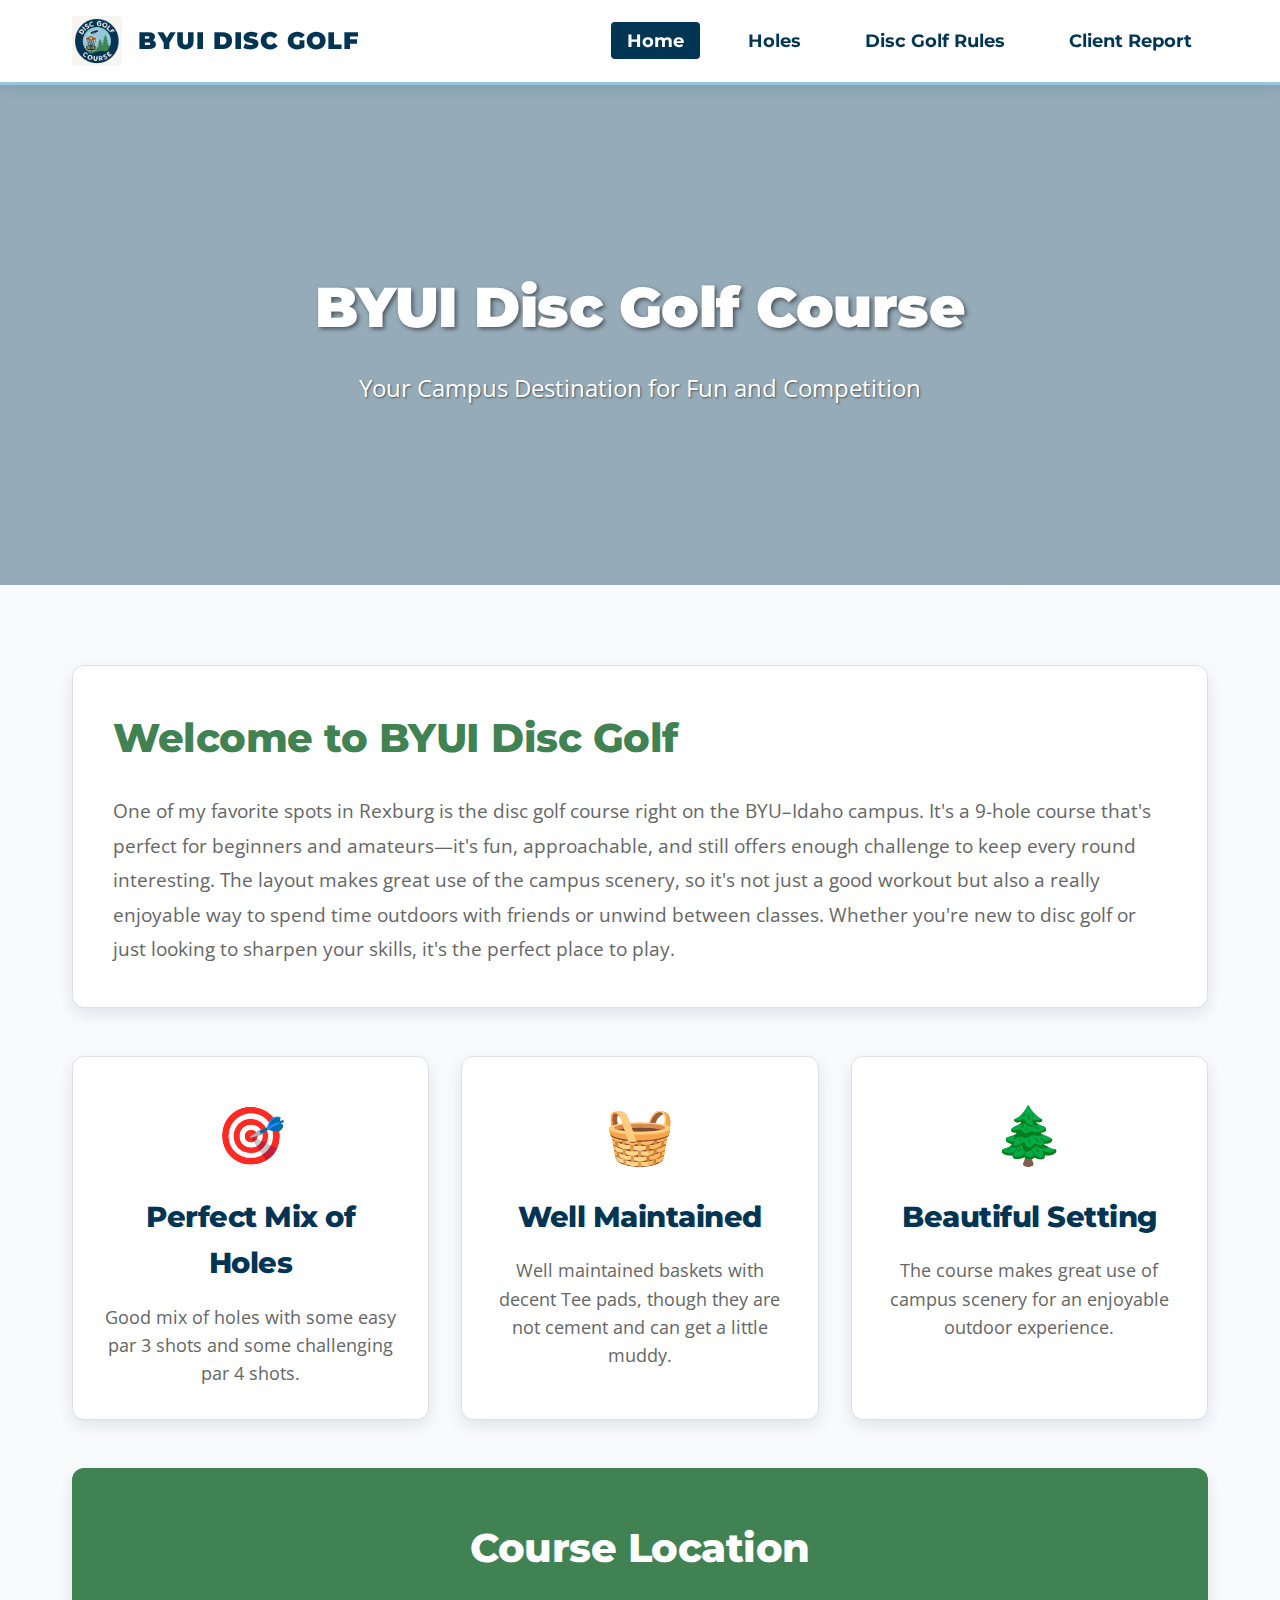
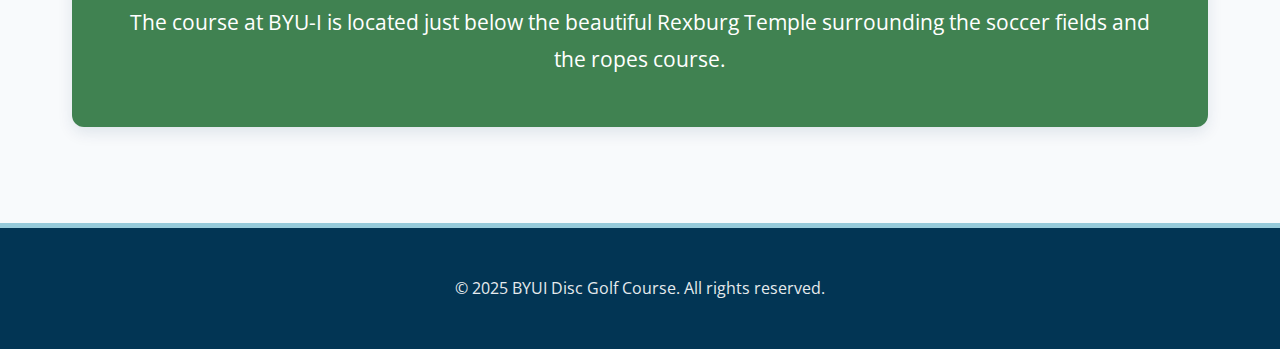
<file: index.html>
<!DOCTYPE html>
<html lang="en">
<head>
    <meta charset="UTF-8">
    <meta name="viewport" content="width=device-width, initial-scale=1.0">
    <title>BYUI Disc Golf Course - Home</title>
    <link rel="stylesheet" href="styles/styles.css">
</head>
<body>
    <header>
        <nav>
            <div class="logo-container">
                <img src="images/logo.png" alt="Disc Golf Course Logo" class="logo">
                <div class="logo-text">BYUI DISC GOLF</div>
            </div>
            <ul class="nav-links">
                <li><a href="index.html" class="active">Home</a></li>
                <li><a href="holes_page.html">Holes</a></li>
                <li><a href="disc_golf_rules.html">Disc Golf Rules</a></li>
                <li><a href="client_report.html">Client Report</a></li>
            </ul>
        </nav>
    </header>

    <section class="hero">
        <div class="hero-content">
            <h1>BYUI Disc Golf Course</h1>
            <p>Your Campus Destination for Fun and Competition</p>
        </div>
    </section>

    <main class="container">
        <section class="intro-section">
            <h2>Welcome to BYUI Disc Golf</h2>
            <p>One of my favorite spots in Rexburg is the disc golf course right on the BYU–Idaho campus. It's a 9-hole course that's perfect for beginners and amateurs—it's fun, approachable, and still offers enough challenge to keep every round interesting. The layout makes great use of the campus scenery, so it's not just a good workout but also a really enjoyable way to spend time outdoors with friends or unwind between classes. Whether you're new to disc golf or just looking to sharpen your skills, it's the perfect place to play.</p>
        </section>

        <div class="features">
            <div class="feature-card">
                <div class="feature-icon">🎯</div>
                <h3>Perfect Mix of Holes</h3>
                <p>Good mix of holes with some easy par 3 shots and some challenging par 4 shots.</p>
            </div>
            <div class="feature-card">
                <div class="feature-icon">🧺</div>
                <h3>Well Maintained</h3>
                <p>Well maintained baskets with decent Tee pads, though they are not cement and can get a little muddy.</p>
            </div>
            <div class="feature-card">
                <div class="feature-icon">🌲</div>
                <h3>Beautiful Setting</h3>
                <p>The course makes great use of campus scenery for an enjoyable outdoor experience.</p>
            </div>
        </div>

        <section class="location-section">
            <h2>Course Location</h2>
            <p>The course at BYU-I is located just below the beautiful Rexburg Temple surrounding the soccer fields and the ropes course.</p>
        </section>
    </main>

    <footer>
        <div class="footer-content">
            <p>&copy; 2025 BYUI Disc Golf Course. All rights reserved.</p>
        </div>
    </footer>
</body>
</html>
</file>
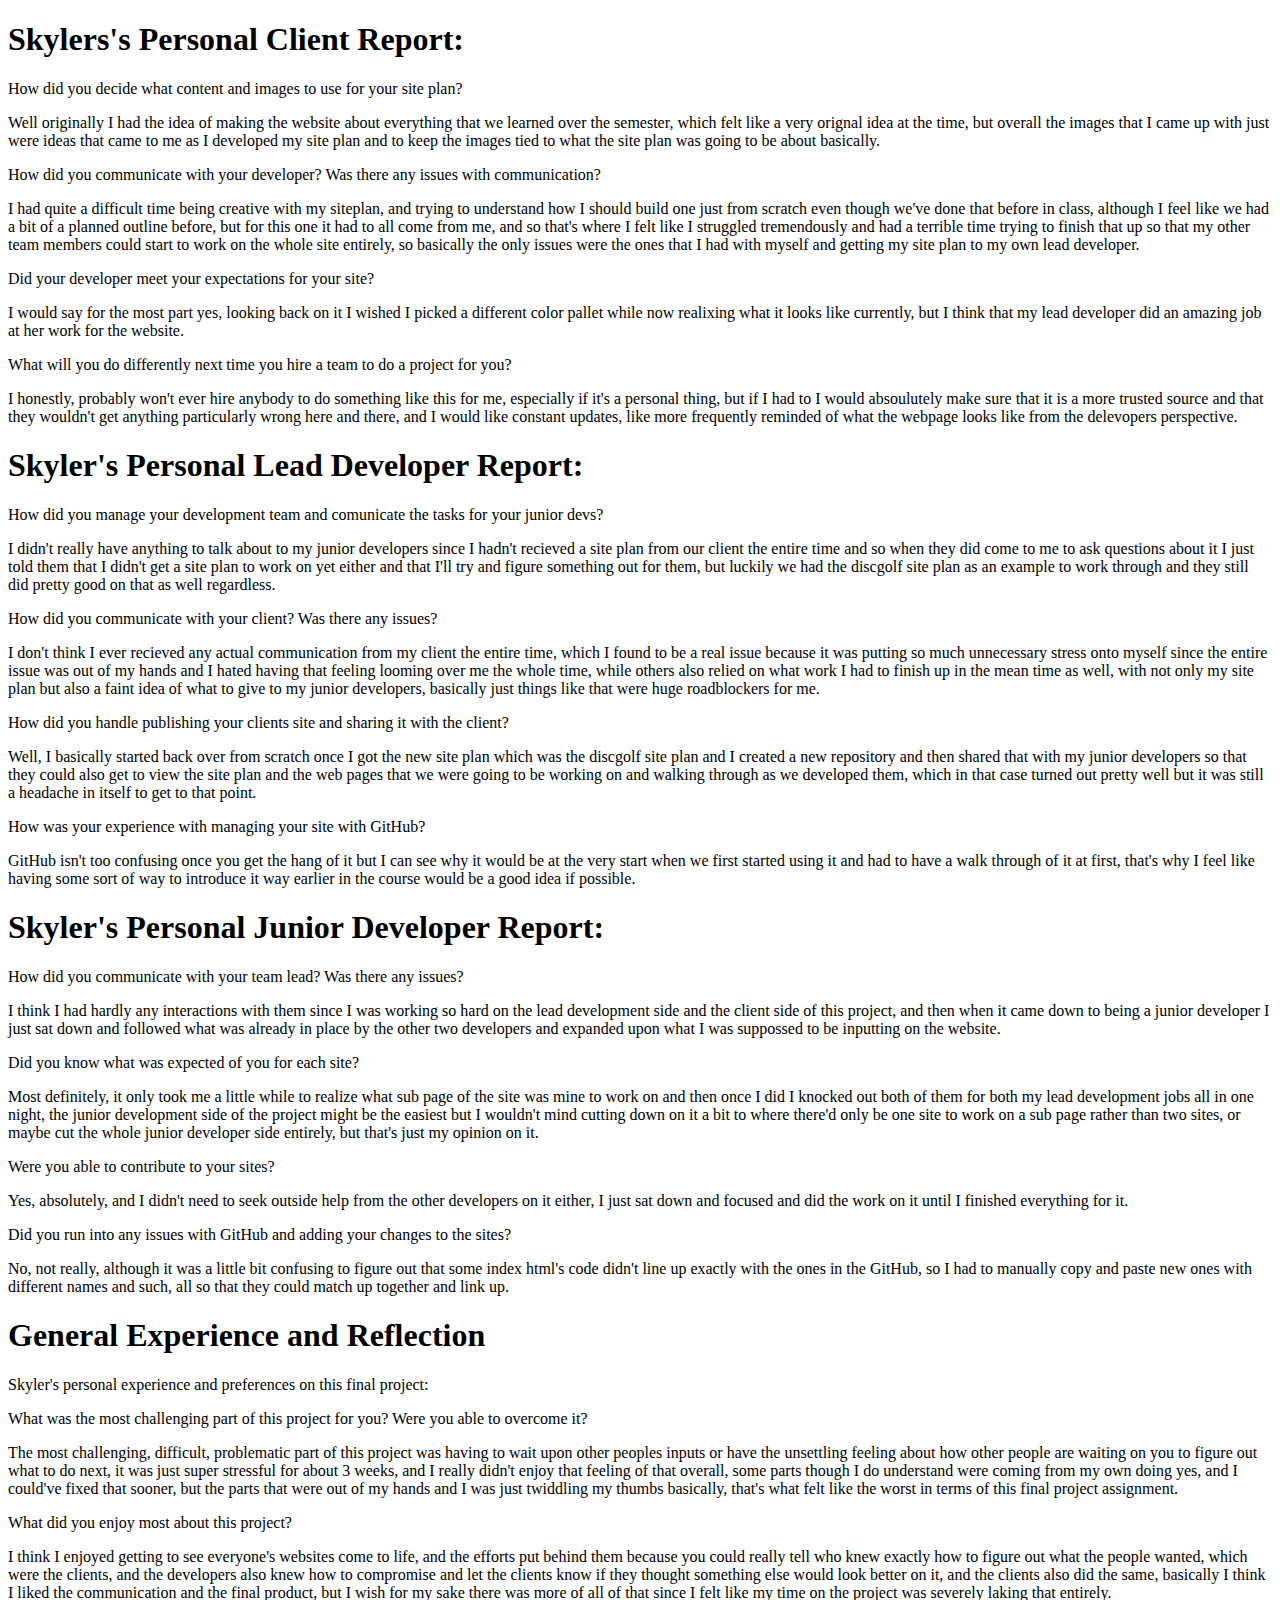
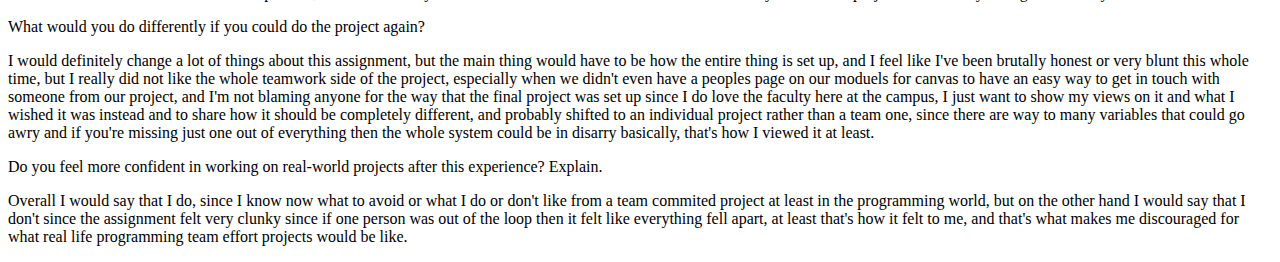
<file: client_report.html>
<!DOCTYPE html>
<html lang="en">
<head>
    <meta charset="UTF-8">
    <meta name="viewport" content="width=device-width, initial-scale=1.0">
    <title>Client Report:</title>
</head>

<body>
    <h1>Skylers's Personal Client Report:</h1>

    <p>How did you decide what content and images to use for your site plan?</p>
    <p>Well originally I had the idea of making the website about everything that we learned over the semester, which felt like a very orignal idea at the time, but overall the images that I came up with just were ideas that came to me as I developed my site plan and to keep the images tied to what the site plan was going to be about basically.</p>

    <p>How did you communicate with your developer? Was there any issues with communication?</p>
    <p>I had quite a difficult time being creative with my siteplan, and trying to understand how I should build one just from scratch even though we've done that before in class, although I feel like we had a bit of a planned outline before, but for this one it had to all come from me, and so that's where I felt like I struggled tremendously and had a terrible time trying to finish that up so that my other team members could start to work on the whole site entirely, so basically the only issues were the ones that I had with myself and getting my site plan to my own lead developer.</p>

    <p>Did your developer meet your expectations for your site?</p>
    <p>I would say for the most part yes, looking back on it I wished I picked a different color pallet while now realixing what it looks like currently, but I think that my lead developer did an amazing job at her work for the website.</p>

    <p>What will you do differently next time you hire a team to do a project for you?</p>
    <p>I honestly, probably won't ever hire anybody to do something like this for me, especially if it's a personal thing, but if I had to I would absoulutely make sure that it is a more trusted source and that they wouldn't get anything particularly wrong here and there, and I would like constant updates, like more frequently reminded of what the webpage looks like from the delevopers perspective.</p>


    <h1>Skyler's Personal Lead Developer Report:</h1>

    <p>How did you manage your development team and comunicate the tasks for your junior devs?</p>
    <p>I didn't really have anything to talk about to my junior developers since I hadn't recieved a site plan from our client the entire time and so when they did come to me to ask questions about it I just told them that I didn't get a site plan to work on yet either and that I'll try and figure something out for them, but luckily we had the discgolf site plan as an example to work through and they still did pretty good on that as well regardless.</p>

    <p>How did you communicate with your client? Was there any issues?</p>
    <p>I don't think I ever recieved any actual communication from my client the entire time, which I found to be a real issue because it was putting so much unnecessary stress onto myself since the entire issue was out of my hands and I hated having that feeling looming over me the whole time, while others also relied on what work I had to finish up in the mean time as well, with not only my site plan but also a faint idea of what to give to my junior developers, basically just things like that were huge roadblockers for me.</p>

    <p>How did you handle publishing your clients site and sharing it with the client?</p>
    <p>Well, I basically started back over from scratch once I got the new site plan which was the discgolf site plan and I created a new repository and then shared that with my junior developers so that they could also get to view the site plan and the web pages that we were going to be working on and walking through as we developed them, which in that case turned out pretty well but it was still a headache in itself to get to that point.</p>

    <p>How was your experience with managing your site with GitHub?</p>
    <p>GitHub isn't too confusing once you get the hang of it but I can see why it would be at the very start when we first started using it and had to have a walk through of it at first, that's why I feel like having some sort of way to introduce it way earlier in the course would be a good idea if possible.</p>


    <h1>Skyler's Personal Junior Developer Report:</h1>

    <p>How did you communicate with your team lead? Was there any issues?</p>
    <p>I think I had hardly any interactions with them since I was working so hard on the lead development side and the client side of this project, and then when it came down to being a junior developer I just sat down and followed what was already in place by the other two developers and expanded upon what I was suppossed to be inputting on the website.</p>

    <p>Did you know what was expected of you for each site?</p>
    <p>Most definitely, it only took me a little while to realize what sub page of the site was mine to work on and then once I did I knocked out both of them for both my lead development jobs all in one night, the junior development side of the project might be the easiest but I wouldn't mind cutting down on it a bit to where there'd only be one site to work on a sub page rather than two sites, or maybe cut the whole junior developer side entirely, but that's just my opinion on it.</p>

    <p>Were you able to contribute to your sites?</p>
    <p>Yes, absolutely, and I didn't need to seek outside help from the other developers on it either, I just sat down and focused and did the work on it until I finished everything for it.</p>

    <p>Did you run into any issues with GitHub and adding your changes to the sites?</p>
    <p>No, not really, although it was a little bit confusing to figure out that some index html's code didn't line up exactly with the ones in the GitHub, so I had to manually copy and paste new ones with different names and such, all so that they could match up together and link up.</p>


    <h1>General Experience and Reflection</h1>
    <p>Skyler's personal experience and preferences on this final project:</p>

    <p>What was the most challenging part of this project for you? Were you able to overcome it?</p>
    <p>The most challenging, difficult, problematic part of this project was having to wait upon other peoples inputs or have the unsettling feeling about how other people are waiting on you to figure out what to do next, it was just super stressful for about 3 weeks, and I really didn't enjoy that feeling of that overall, some parts though I do understand were coming from my own doing yes, and I could've fixed that sooner, but the parts that were out of my hands and I was just twiddling my thumbs basically, that's what felt like the worst in terms of this final project assignment.</p>

    <p>What did you enjoy most about this project?</p>
    <p>I think I enjoyed getting to see everyone's websites come to life, and the efforts put behind them because you could really tell who knew exactly how to figure out what the people wanted, which were the clients, and the developers also knew how to compromise and let the clients know if they thought something else would look better on it, and the clients also did the same, basically I think I liked the communication and the final product, but I wish for my sake there was more of all of that since I felt like my time on the project was severely laking that entirely.</p>

    <p>What would you do differently if you could do the project again?</p>
    <p>I would definitely change a lot of things about this assignment, but the main thing would have to be how the entire thing is set up, and I feel like I've been brutally honest or very blunt this whole time, but I really did not like the whole teamwork side of the project, especially when we didn't even have a peoples page on our moduels for canvas to have an easy way to get in touch with someone from our project, and I'm not blaming anyone for the way that the final project was set up since I do love the faculty here at the campus, I just want to show my views on it and what I wished it was instead and to share how it should be completely different, and probably shifted to an individual project rather than a team one, since there are way to many variables that could go awry and if you're missing just one out of everything then the whole system could be in disarry basically, that's how I viewed it at least.</p>

    <p>Do you feel more confident in working on real-world projects after this experience? Explain.</p>
    <p>Overall I would say that I do, since I know now what to avoid or what I do or don't like from a team commited project at least in the programming world, but on the other hand I would say that I don't since the assignment felt very clunky since if one person was out of the loop then it felt like everything fell apart, at least that's how it felt to me, and that's what makes me discouraged for what real life programming team effort projects would be like.</p>



</body>


</html>
</file>
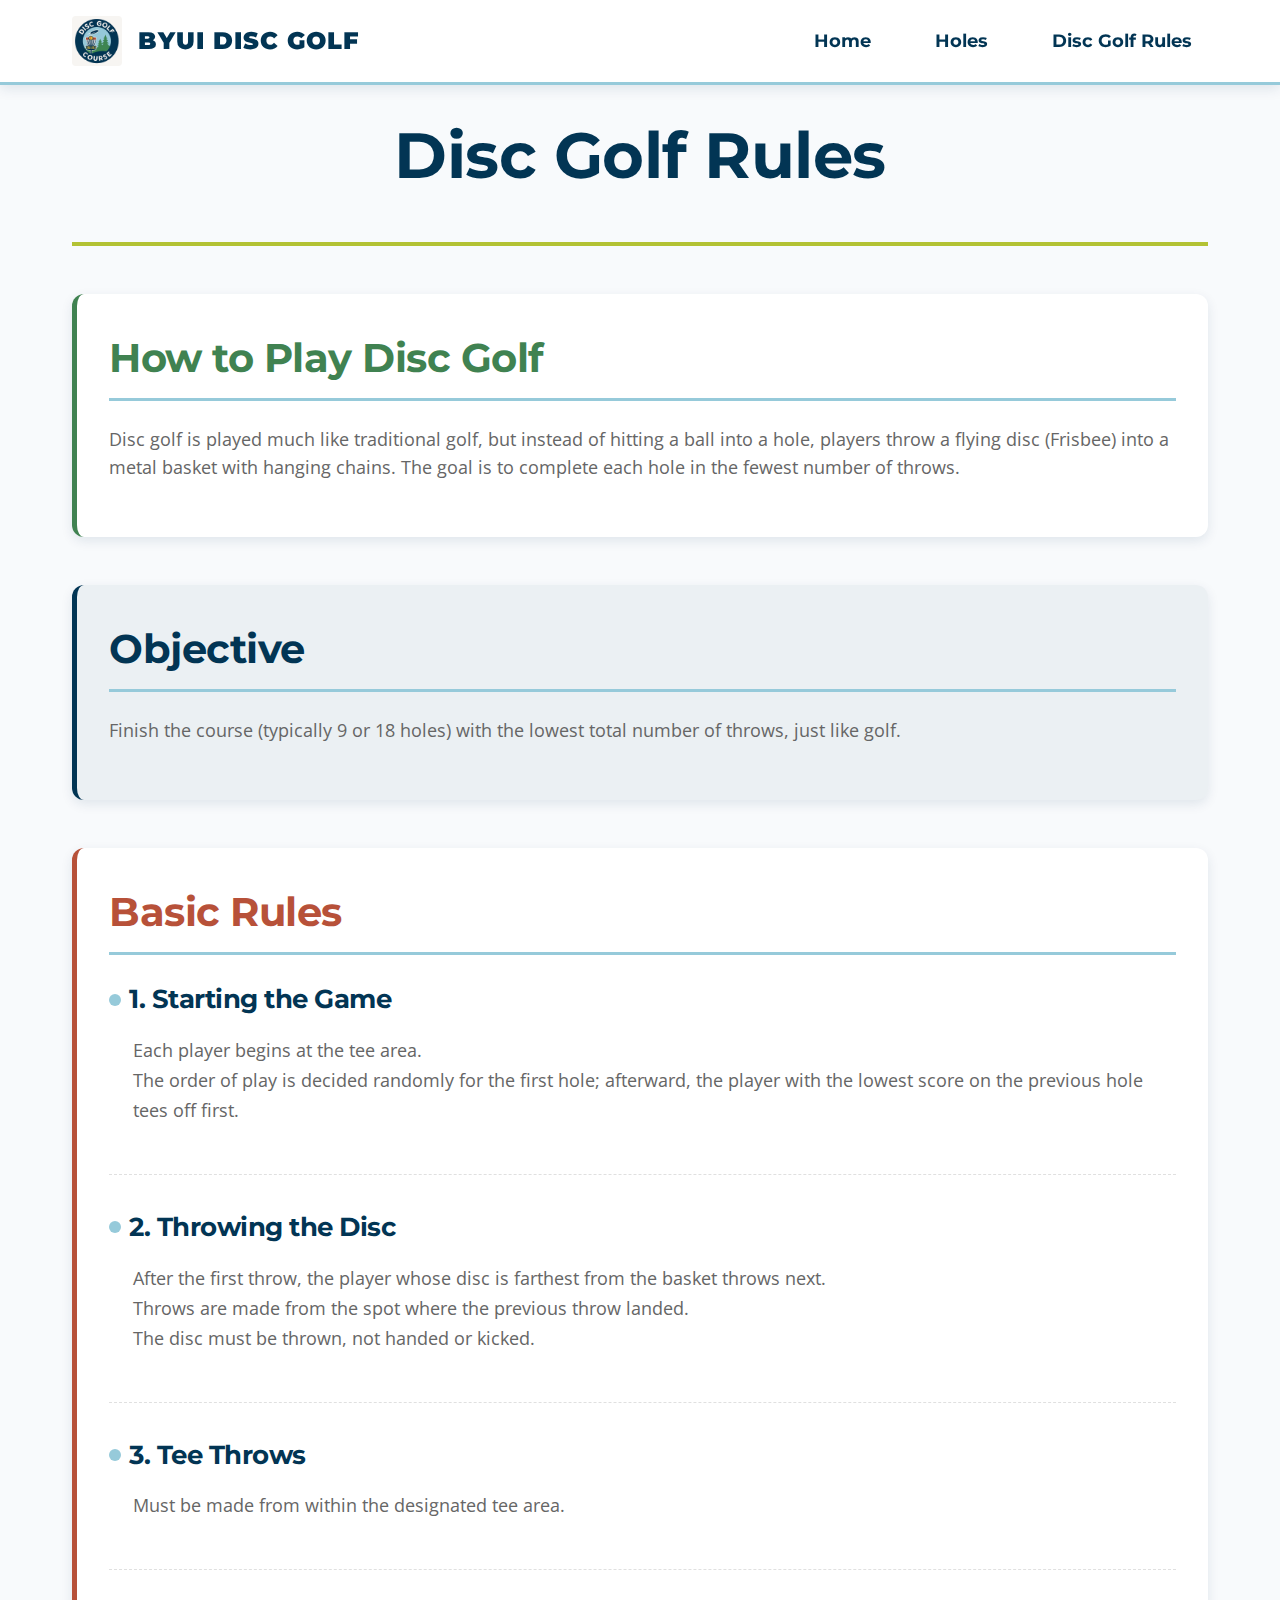
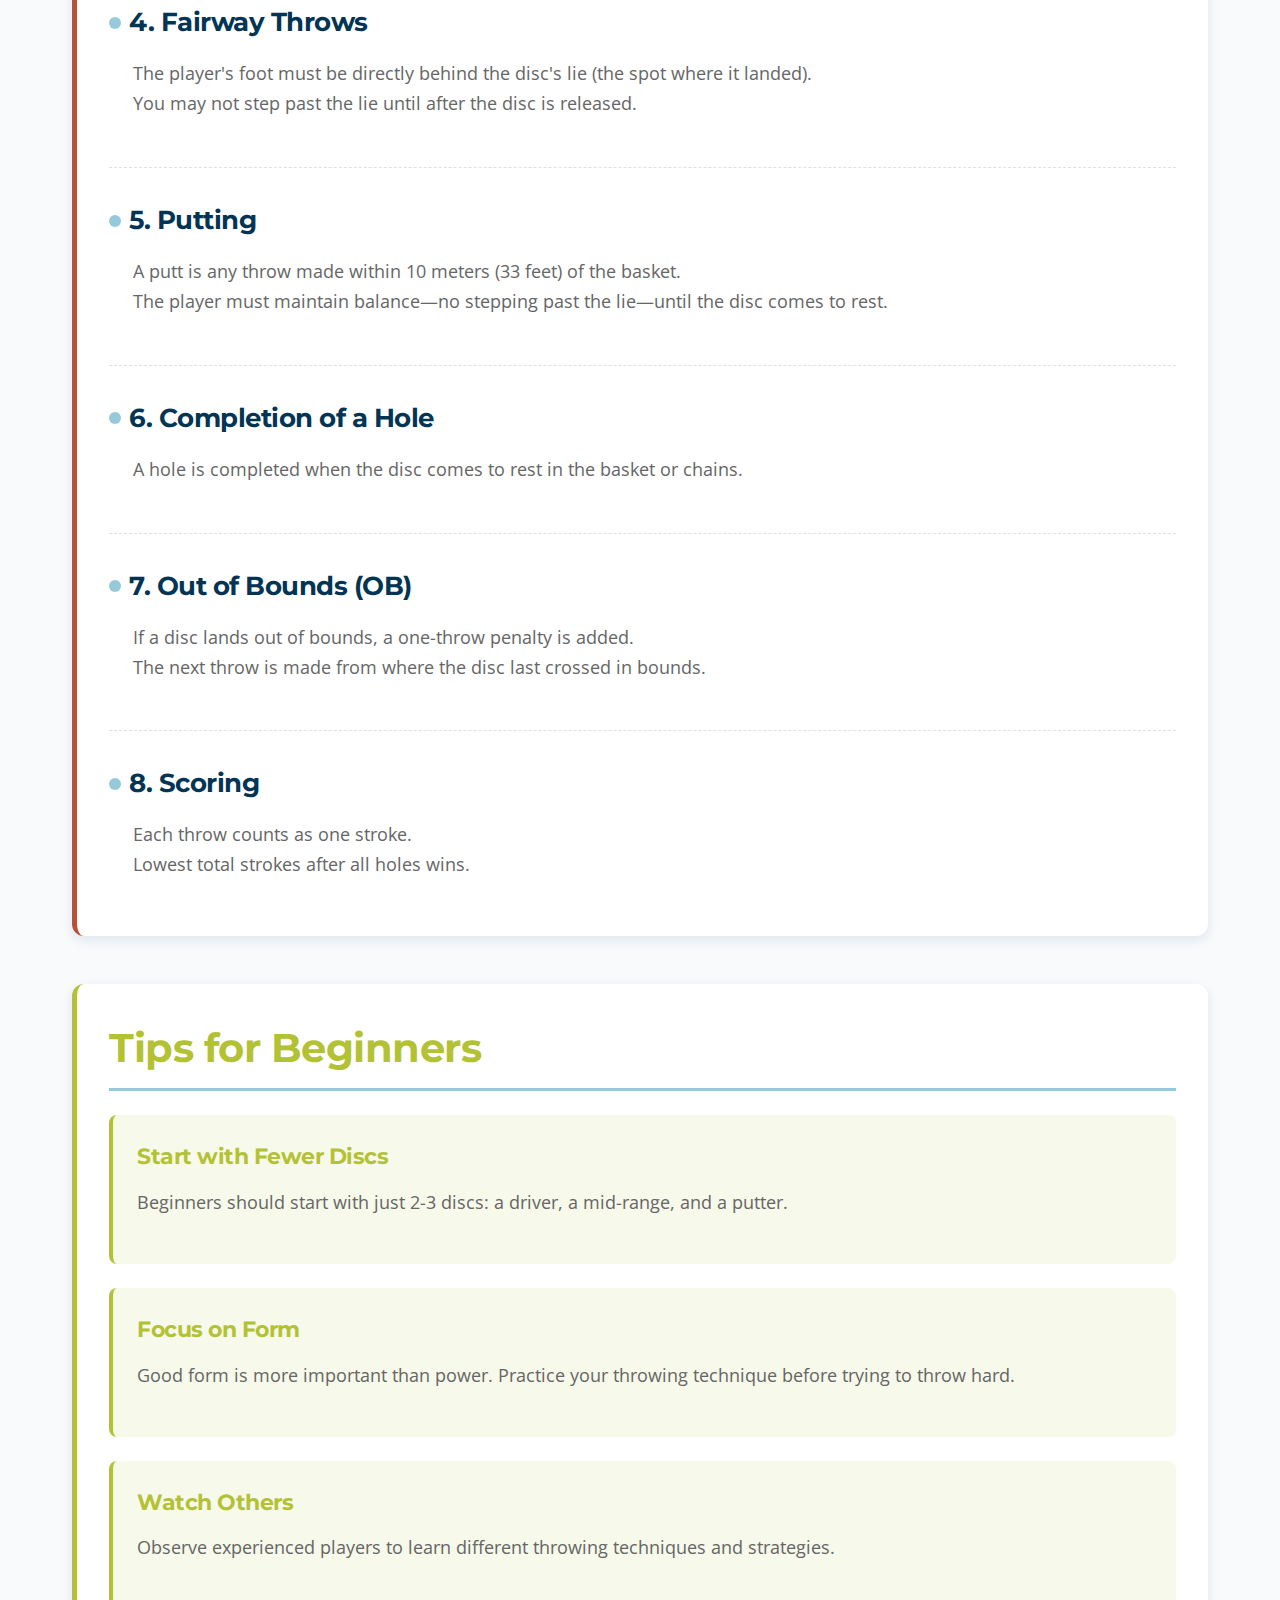
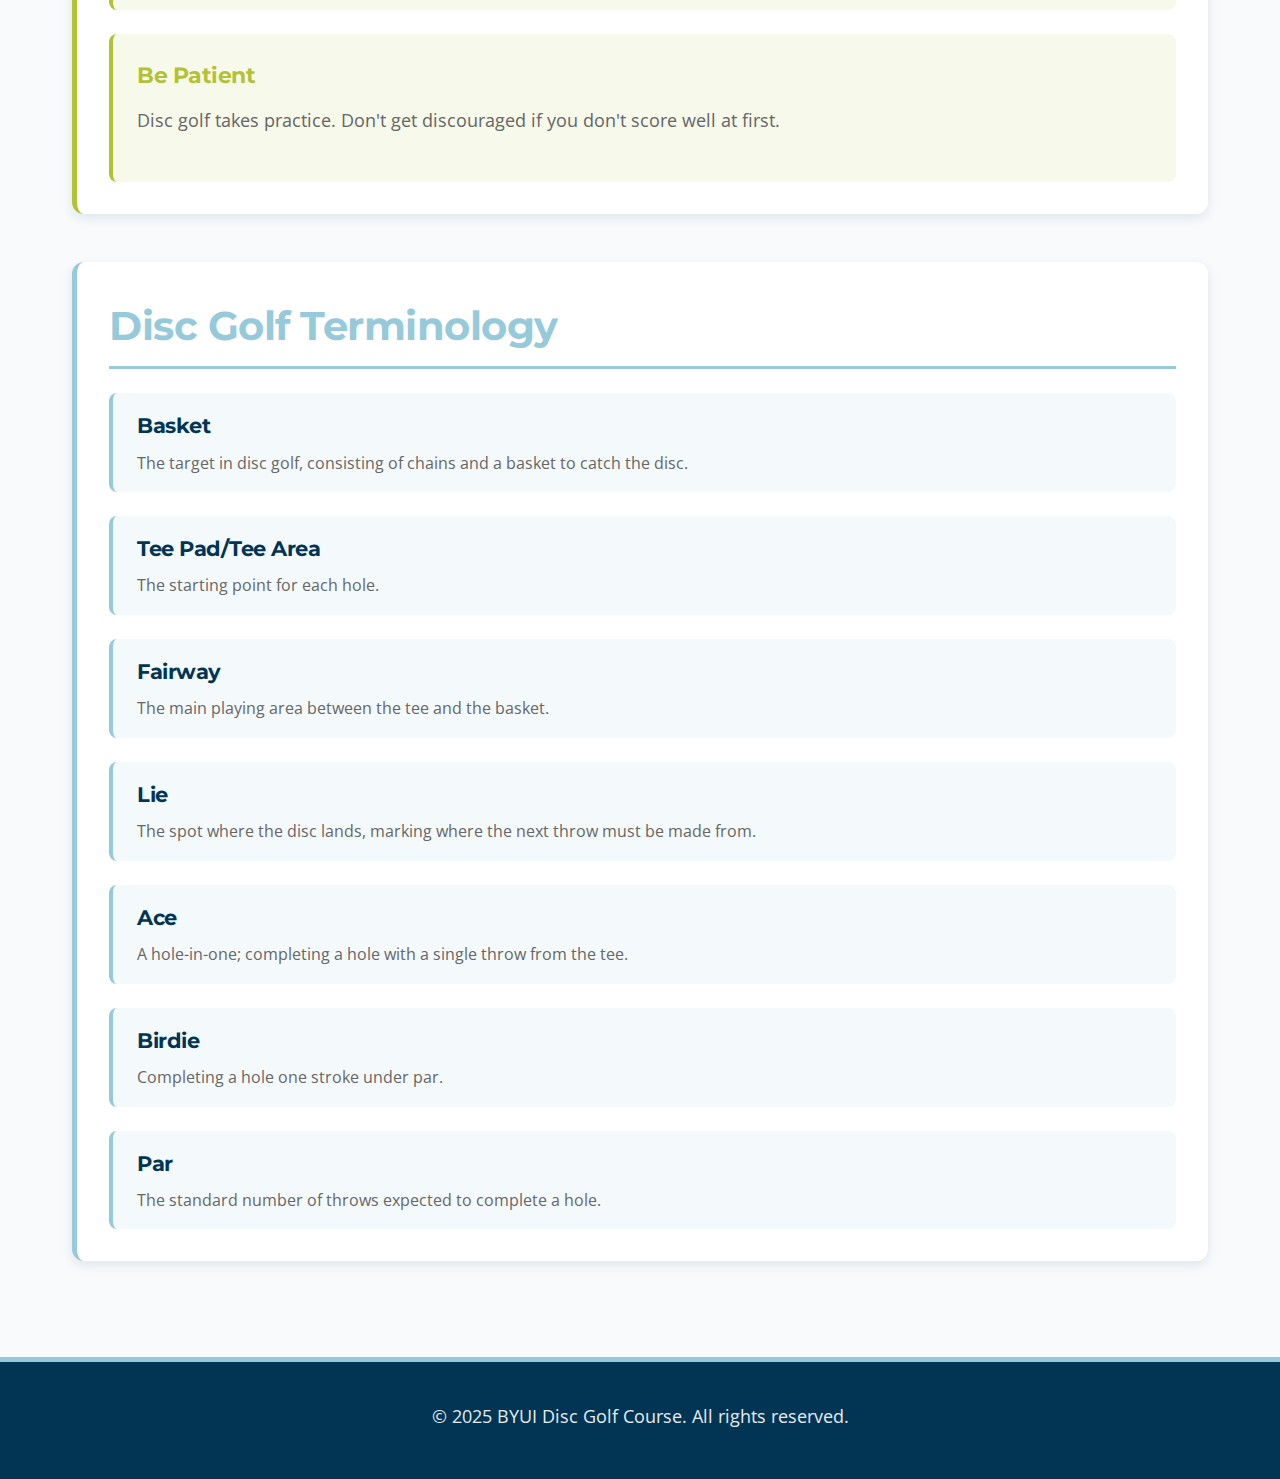
<file: disc_golf_rules copy.html>
<!DOCTYPE html>
<html lang="en">
<head>
    <meta charset="UTF-8">
    <meta name="viewport" content="width=device-width, initial-scale=1.0">
    <title>Disc Golf Course - Rules</title>
    <link rel="stylesheet" href="styles/rules.css">
</head>
<body>

    <header>
        <nav>
            <div class="logo-container">
                <img src="images/logo.png" alt="Disc Golf Course Logo" class="logo">
                <div class="logo-text">BYUI DISC GOLF</div>
            </div>
            <ul class="nav-links">
                <li><a href="index.html">Home</a></li>
                <li><a href="holes_page.html">Holes</a></li>
                <li><a href="disc_golf_rules.html">Disc Golf Rules</a></li>
                
            </ul>
        </nav>
    </header>

    <main class="container">
        <div class="page-header">
            <h1>Disc Golf Rules</h1>
        </div>
        
        <div class="rules-content">
            <section class="rules-intro">
                <h2>How to Play Disc Golf</h2>
                <p>
                    Disc golf is played much like traditional golf, but instead of hitting a ball into a hole, 
                    players throw a flying disc (Frisbee) into a metal basket with hanging chains. The goal is 
                    to complete each hole in the fewest number of throws.
                </p>
            </section>
            
            <section class="rules-objective">
                <h2>Objective</h2>
                <p>
                    Finish the course (typically 9 or 18 holes) with the lowest total number of throws, just like golf.
                </p>
            </section>
            
            <section class="rules-basic">
                <h2>Basic Rules</h2>
                
                <div class="rule-item">
                    <h3>1. Starting the Game</h3>
                    <p>
                        Each player begins at the tee area.<br>
                        The order of play is decided randomly for the first hole; afterward, the player with 
                        the lowest score on the previous hole tees off first.
                    </p>
                </div>
                
                <div class="rule-item">
                    <h3>2. Throwing the Disc</h3>
                    <p>
                        After the first throw, the player whose disc is farthest from the basket throws next.<br>
                        Throws are made from the spot where the previous throw landed.<br>
                        The disc must be thrown, not handed or kicked.
                    </p>
                </div>
                
                <div class="rule-item">
                    <h3>3. Tee Throws</h3>
                    <p>
                        Must be made from within the designated tee area.
                    </p>
                </div>
                
                <div class="rule-item">
                    <h3>4. Fairway Throws</h3>
                    <p>
                        The player's foot must be directly behind the disc's lie (the spot where it landed).<br>
                        You may not step past the lie until after the disc is released.
                    </p>
                </div>
                
                <div class="rule-item">
                    <h3>5. Putting</h3>
                    <p>
                        A putt is any throw made within 10 meters (33 feet) of the basket.<br>
                        The player must maintain balance—no stepping past the lie—until the disc comes to rest.
                    </p>
                </div>
                
                <div class="rule-item">
                    <h3>6. Completion of a Hole</h3>
                    <p>
                        A hole is completed when the disc comes to rest in the basket or chains.
                    </p>
                </div>
                
                <div class="rule-item">
                    <h3>7. Out of Bounds (OB)</h3>
                    <p>
                        If a disc lands out of bounds, a one-throw penalty is added.<br>
                        The next throw is made from where the disc last crossed in bounds.
                    </p>
                </div>
                
                <div class="rule-item">
                    <h3>8. Scoring</h3>
                    <p>
                        Each throw counts as one stroke.<br>
                        Lowest total strokes after all holes wins.
                    </p>
                </div>
            </section>
            
            <section class="rules-tips">
                <h2>Tips for Beginners</h2>
                <div class="tip-item">
                    <h3>Start with Fewer Discs</h3>
                    <p>
                        Beginners should start with just 2-3 discs: a driver, a mid-range, and a putter.
                    </p>
                </div>
                
                <div class="tip-item">
                    <h3>Focus on Form</h3>
                    <p>
                        Good form is more important than power. Practice your throwing technique before trying to throw hard.
                    </p>
                </div>
                
                <div class="tip-item">
                    <h3>Watch Others</h3>
                    <p>
                        Observe experienced players to learn different throwing techniques and strategies.
                    </p>
                </div>
                
                <div class="tip-item">
                    <h3>Be Patient</h3>
                    <p>
                        Disc golf takes practice. Don't get discouraged if you don't score well at first.
                    </p>
                </div>
            </section>
            

            <section class="rules-glossary">
                <h2>Disc Golf Terminology</h2>
                <div class="glossary-item">
                    <h3>Basket</h3>
                    <p>The target in disc golf, consisting of chains and a basket to catch the disc.</p>
                </div>
                
                <div class="glossary-item">
                    <h3>Tee Pad/Tee Area</h3>
                    <p>The starting point for each hole.</p>
                </div>
                
                <div class="glossary-item">
                    <h3>Fairway</h3>
                    <p>The main playing area between the tee and the basket.</p>
                </div>
                
                <div class="glossary-item">
                    <h3>Lie</h3>
                    <p>The spot where the disc lands, marking where the next throw must be made from.</p>
                </div>
                
                <div class="glossary-item">
                    <h3>Ace</h3>
                    <p>A hole-in-one; completing a hole with a single throw from the tee.</p>
                </div>
                
                <div class="glossary-item">
                    <h3>Birdie</h3>
                    <p>Completing a hole one stroke under par.</p>
                </div>
                
                <div class="glossary-item">
                    <h3>Par</h3>
                    <p>The standard number of throws expected to complete a hole.</p>
                </div>
            </section>
        </div>
    </main>

    <footer>
        <div class="footer-content">
            <p>&copy; 2025 BYUI Disc Golf Course. All rights reserved.</p>
        </div>
    </footer>
</body>
</html>
</file>
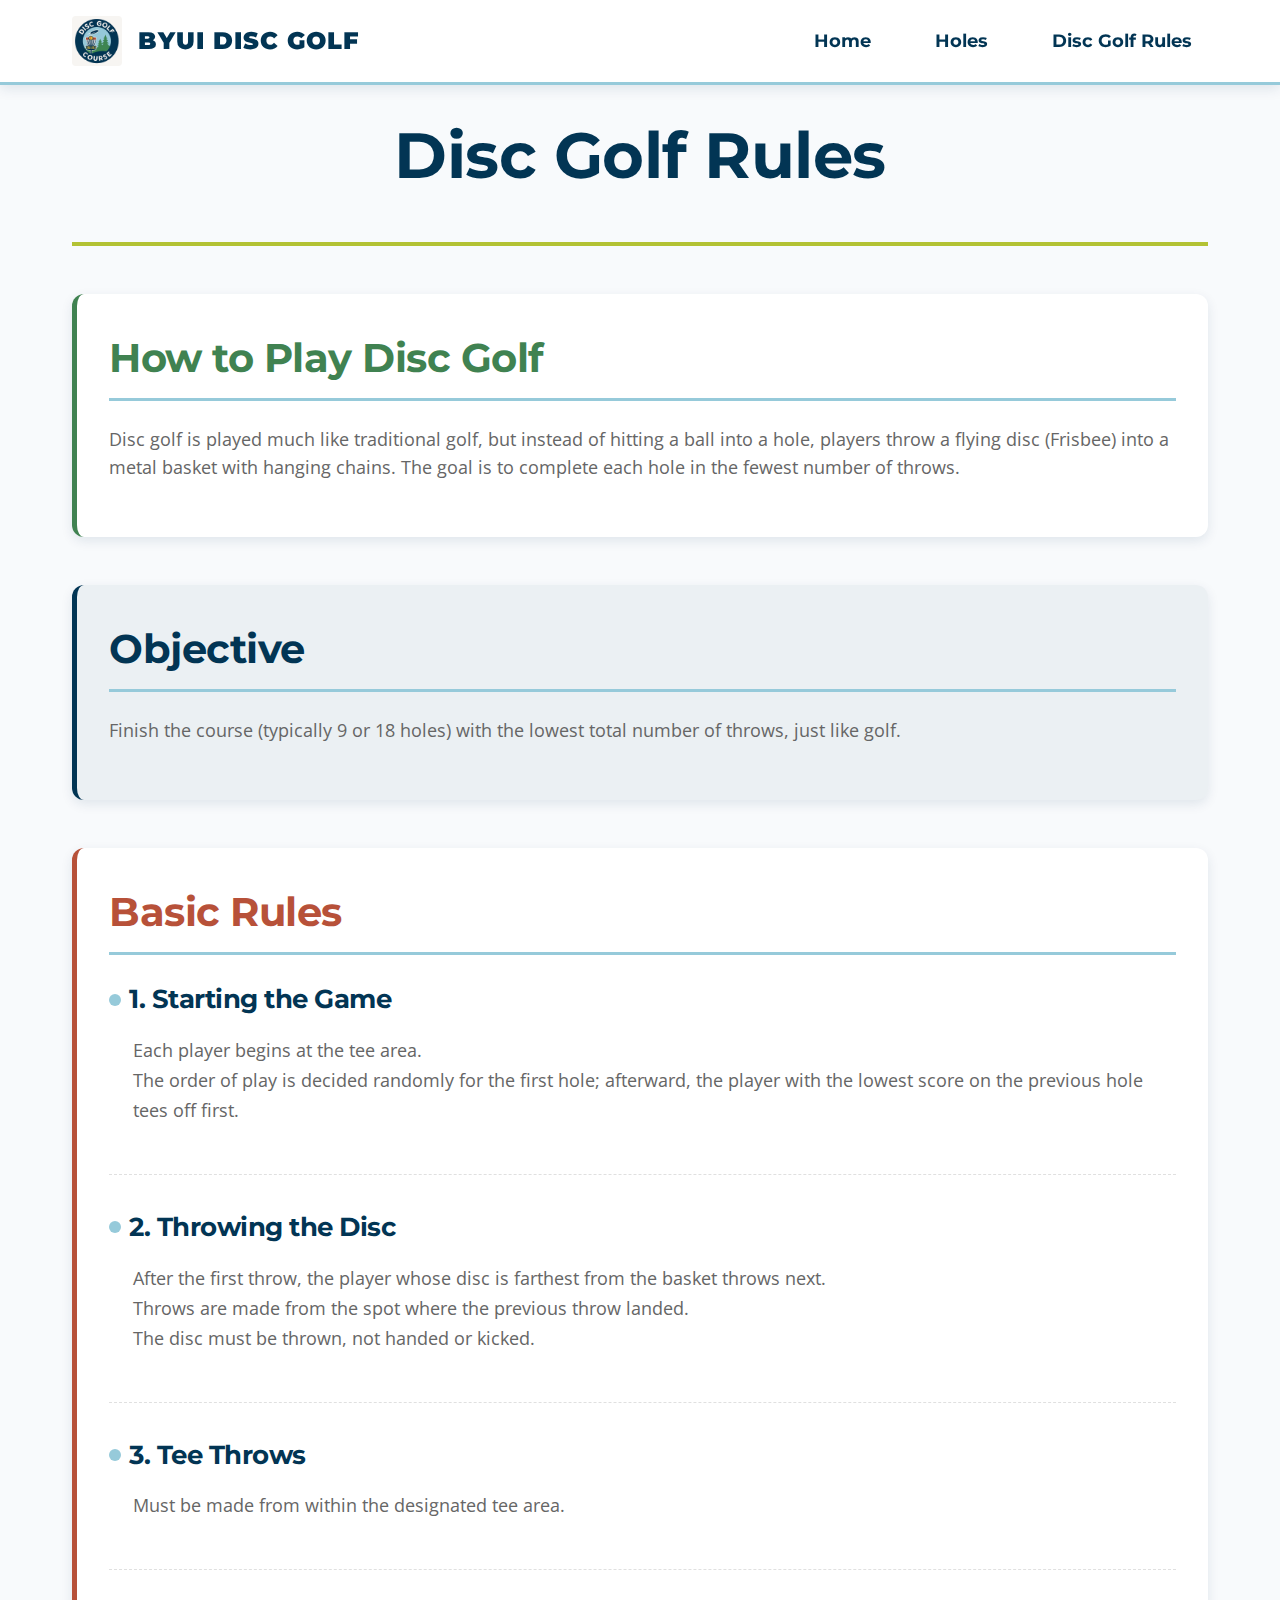
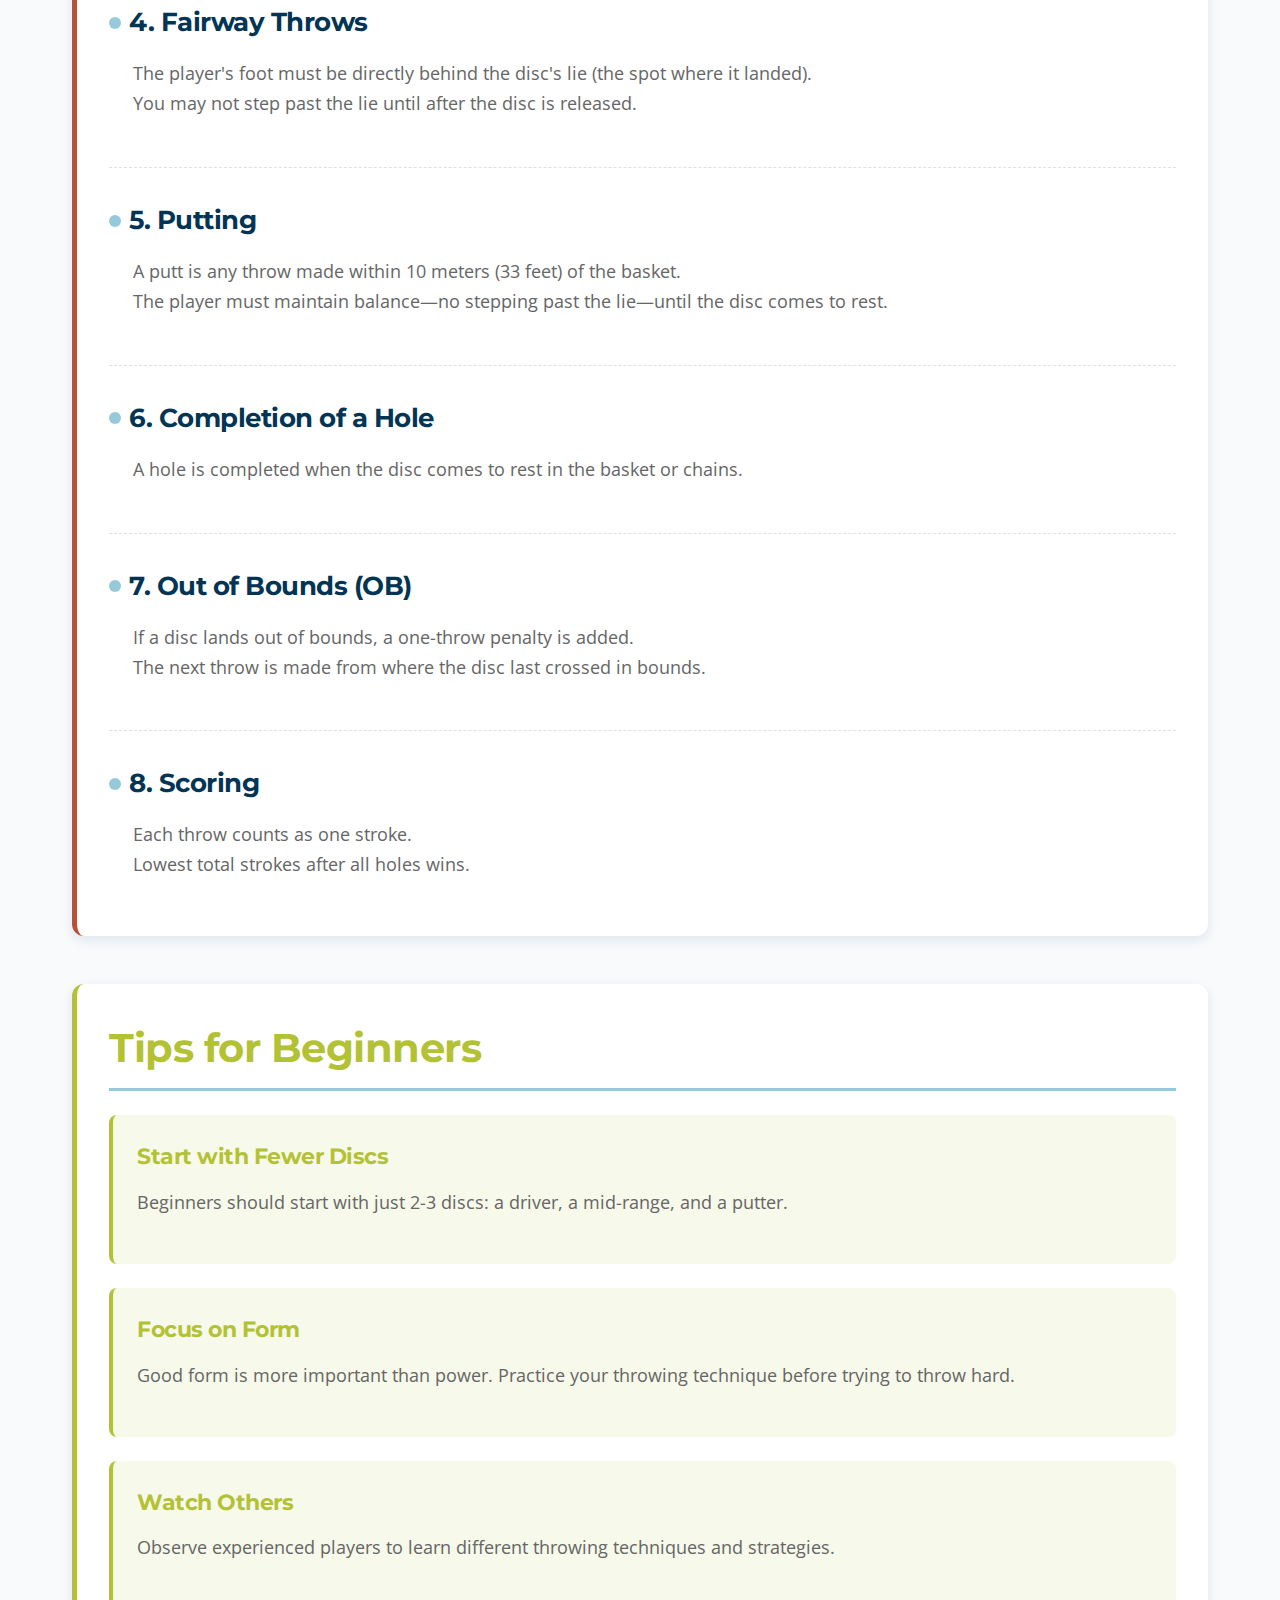
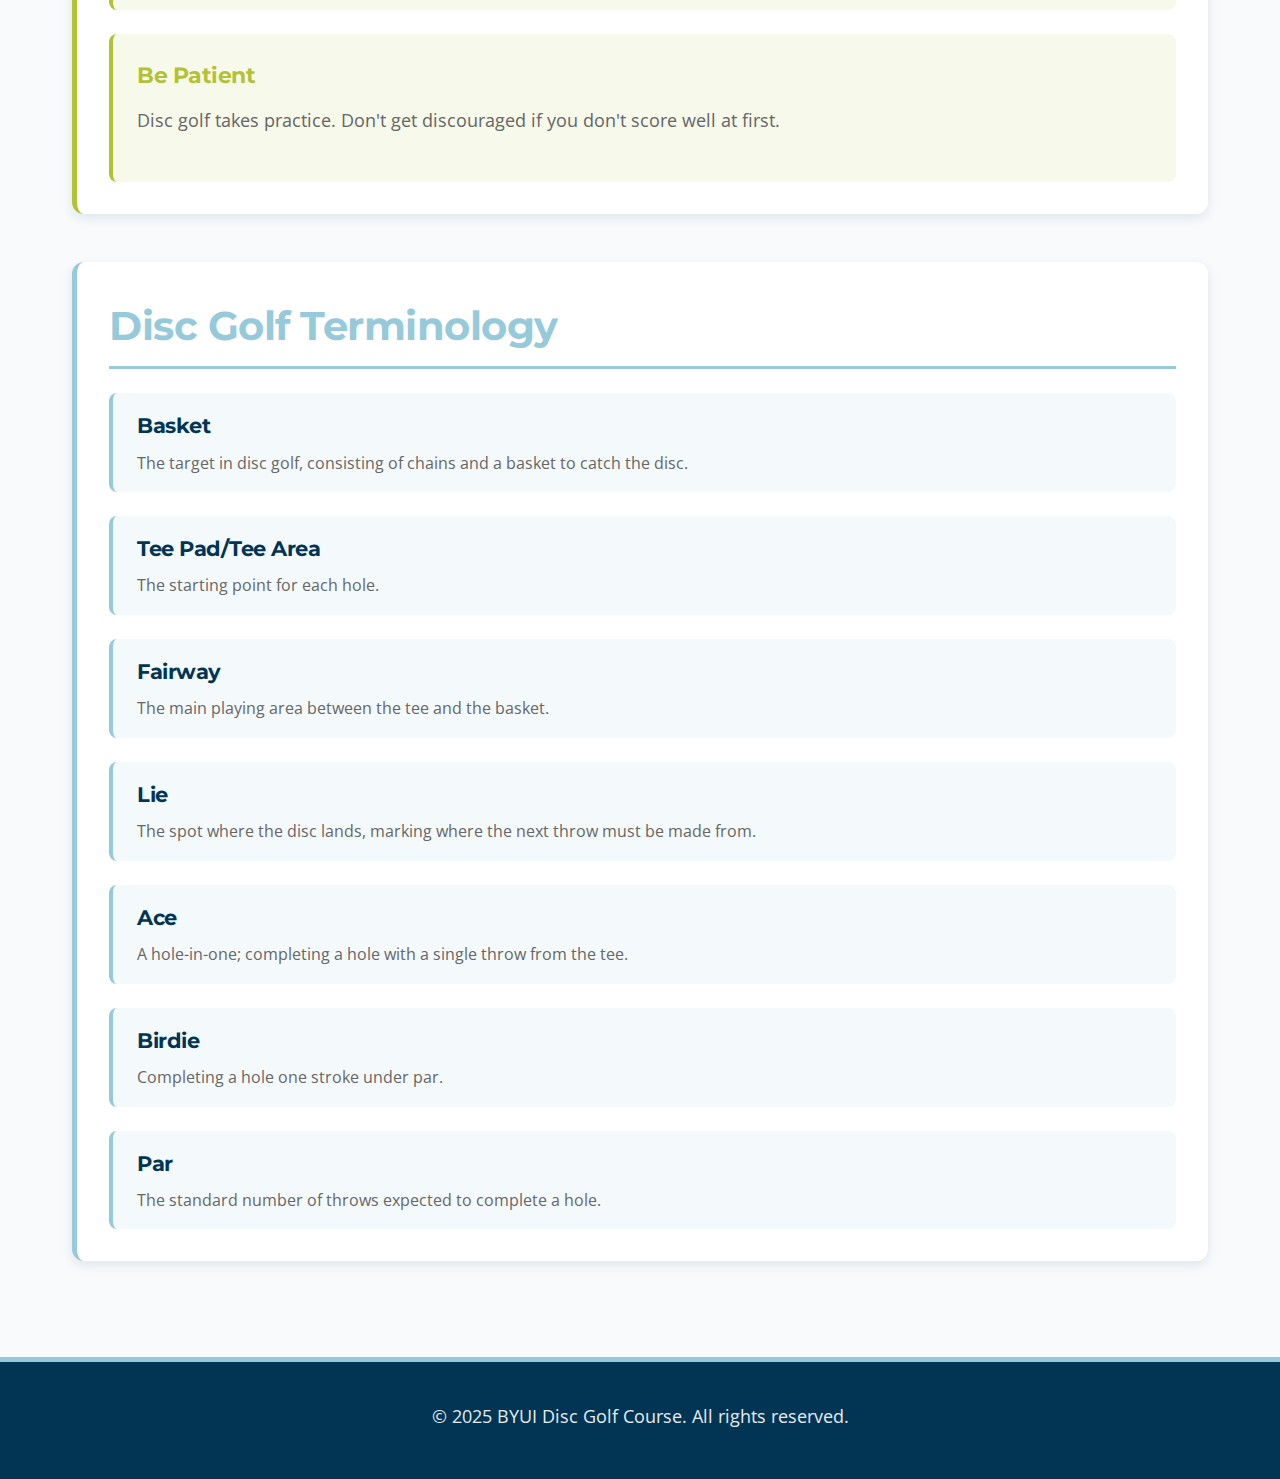
<file: disc_golf_Rules.html>
<!DOCTYPE html>
<html lang="en">
<head>
    <meta charset="UTF-8">
    <meta name="viewport" content="width=device-width, initial-scale=1.0">
    <title>Disc Golf Course - Rules</title>
    <link rel="stylesheet" href="styles/rules.css">
</head>
<body>

    <header>
        <nav>
            <div class="logo-container">
                <img src="images/logo.png" alt="Disc Golf Course Logo" class="logo">
                <div class="logo-text">BYUI DISC GOLF</div>
            </div>
            <ul class="nav-links">
                <li><a href="index.html">Home</a></li>
                <li><a href="hole_page.html">Holes</a></li>
                <li><a href="disc_golf_Rules.html">Disc Golf Rules</a></li>
                
            </ul>
        </nav>
    </header>

    <main class="container">
        <div class="page-header">
            <h1>Disc Golf Rules</h1>
        </div>
        
        <div class="rules-content">
            <section class="rules-intro">
                <h2>How to Play Disc Golf</h2>
                <p>
                    Disc golf is played much like traditional golf, but instead of hitting a ball into a hole, 
                    players throw a flying disc (Frisbee) into a metal basket with hanging chains. The goal is 
                    to complete each hole in the fewest number of throws.
                </p>
            </section>
            
            <section class="rules-objective">
                <h2>Objective</h2>
                <p>
                    Finish the course (typically 9 or 18 holes) with the lowest total number of throws, just like golf.
                </p>
            </section>
            
            <section class="rules-basic">
                <h2>Basic Rules</h2>
                
                <div class="rule-item">
                    <h3>1. Starting the Game</h3>
                    <p>
                        Each player begins at the tee area.<br>
                        The order of play is decided randomly for the first hole; afterward, the player with 
                        the lowest score on the previous hole tees off first.
                    </p>
                </div>
                
                <div class="rule-item">
                    <h3>2. Throwing the Disc</h3>
                    <p>
                        After the first throw, the player whose disc is farthest from the basket throws next.<br>
                        Throws are made from the spot where the previous throw landed.<br>
                        The disc must be thrown, not handed or kicked.
                    </p>
                </div>
                
                <div class="rule-item">
                    <h3>3. Tee Throws</h3>
                    <p>
                        Must be made from within the designated tee area.
                    </p>
                </div>
                
                <div class="rule-item">
                    <h3>4. Fairway Throws</h3>
                    <p>
                        The player's foot must be directly behind the disc's lie (the spot where it landed).<br>
                        You may not step past the lie until after the disc is released.
                    </p>
                </div>
                
                <div class="rule-item">
                    <h3>5. Putting</h3>
                    <p>
                        A putt is any throw made within 10 meters (33 feet) of the basket.<br>
                        The player must maintain balance—no stepping past the lie—until the disc comes to rest.
                    </p>
                </div>
                
                <div class="rule-item">
                    <h3>6. Completion of a Hole</h3>
                    <p>
                        A hole is completed when the disc comes to rest in the basket or chains.
                    </p>
                </div>
                
                <div class="rule-item">
                    <h3>7. Out of Bounds (OB)</h3>
                    <p>
                        If a disc lands out of bounds, a one-throw penalty is added.<br>
                        The next throw is made from where the disc last crossed in bounds.
                    </p>
                </div>
                
                <div class="rule-item">
                    <h3>8. Scoring</h3>
                    <p>
                        Each throw counts as one stroke.<br>
                        Lowest total strokes after all holes wins.
                    </p>
                </div>
            </section>
            
            <section class="rules-tips">
                <h2>Tips for Beginners</h2>
                <div class="tip-item">
                    <h3>Start with Fewer Discs</h3>
                    <p>
                        Beginners should start with just 2-3 discs: a driver, a mid-range, and a putter.
                    </p>
                </div>
                
                <div class="tip-item">
                    <h3>Focus on Form</h3>
                    <p>
                        Good form is more important than power. Practice your throwing technique before trying to throw hard.
                    </p>
                </div>
                
                <div class="tip-item">
                    <h3>Watch Others</h3>
                    <p>
                        Observe experienced players to learn different throwing techniques and strategies.
                    </p>
                </div>
                
                <div class="tip-item">
                    <h3>Be Patient</h3>
                    <p>
                        Disc golf takes practice. Don't get discouraged if you don't score well at first.
                    </p>
                </div>
            </section>
            

            <section class="rules-glossary">
                <h2>Disc Golf Terminology</h2>
                <div class="glossary-item">
                    <h3>Basket</h3>
                    <p>The target in disc golf, consisting of chains and a basket to catch the disc.</p>
                </div>
                
                <div class="glossary-item">
                    <h3>Tee Pad/Tee Area</h3>
                    <p>The starting point for each hole.</p>
                </div>
                
                <div class="glossary-item">
                    <h3>Fairway</h3>
                    <p>The main playing area between the tee and the basket.</p>
                </div>
                
                <div class="glossary-item">
                    <h3>Lie</h3>
                    <p>The spot where the disc lands, marking where the next throw must be made from.</p>
                </div>
                
                <div class="glossary-item">
                    <h3>Ace</h3>
                    <p>A hole-in-one; completing a hole with a single throw from the tee.</p>
                </div>
                
                <div class="glossary-item">
                    <h3>Birdie</h3>
                    <p>Completing a hole one stroke under par.</p>
                </div>
                
                <div class="glossary-item">
                    <h3>Par</h3>
                    <p>The standard number of throws expected to complete a hole.</p>
                </div>
            </section>
        </div>
    </main>

    <footer>
        <div class="footer-content">
            <p>&copy; 2025 BYUI Disc Golf Course. All rights reserved.</p>
        </div>
    </footer>
</body>
</html>
</file>
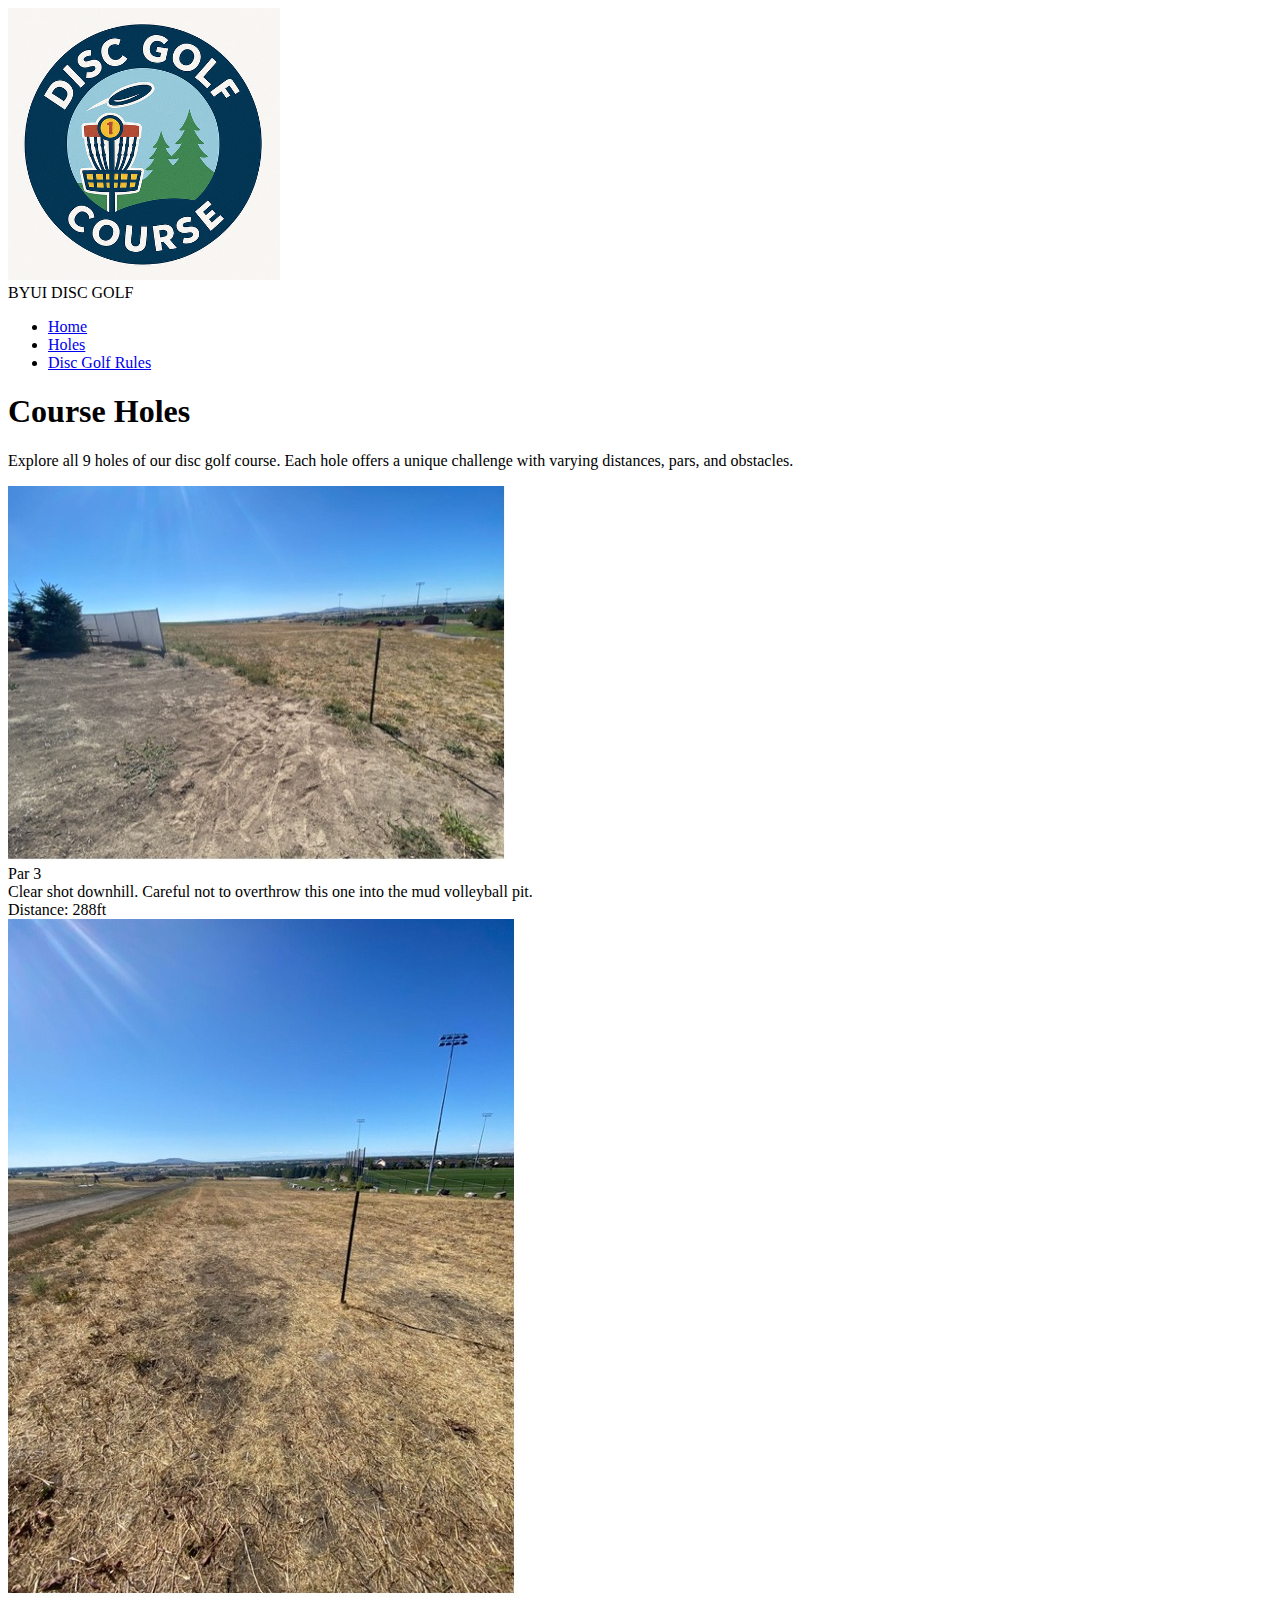
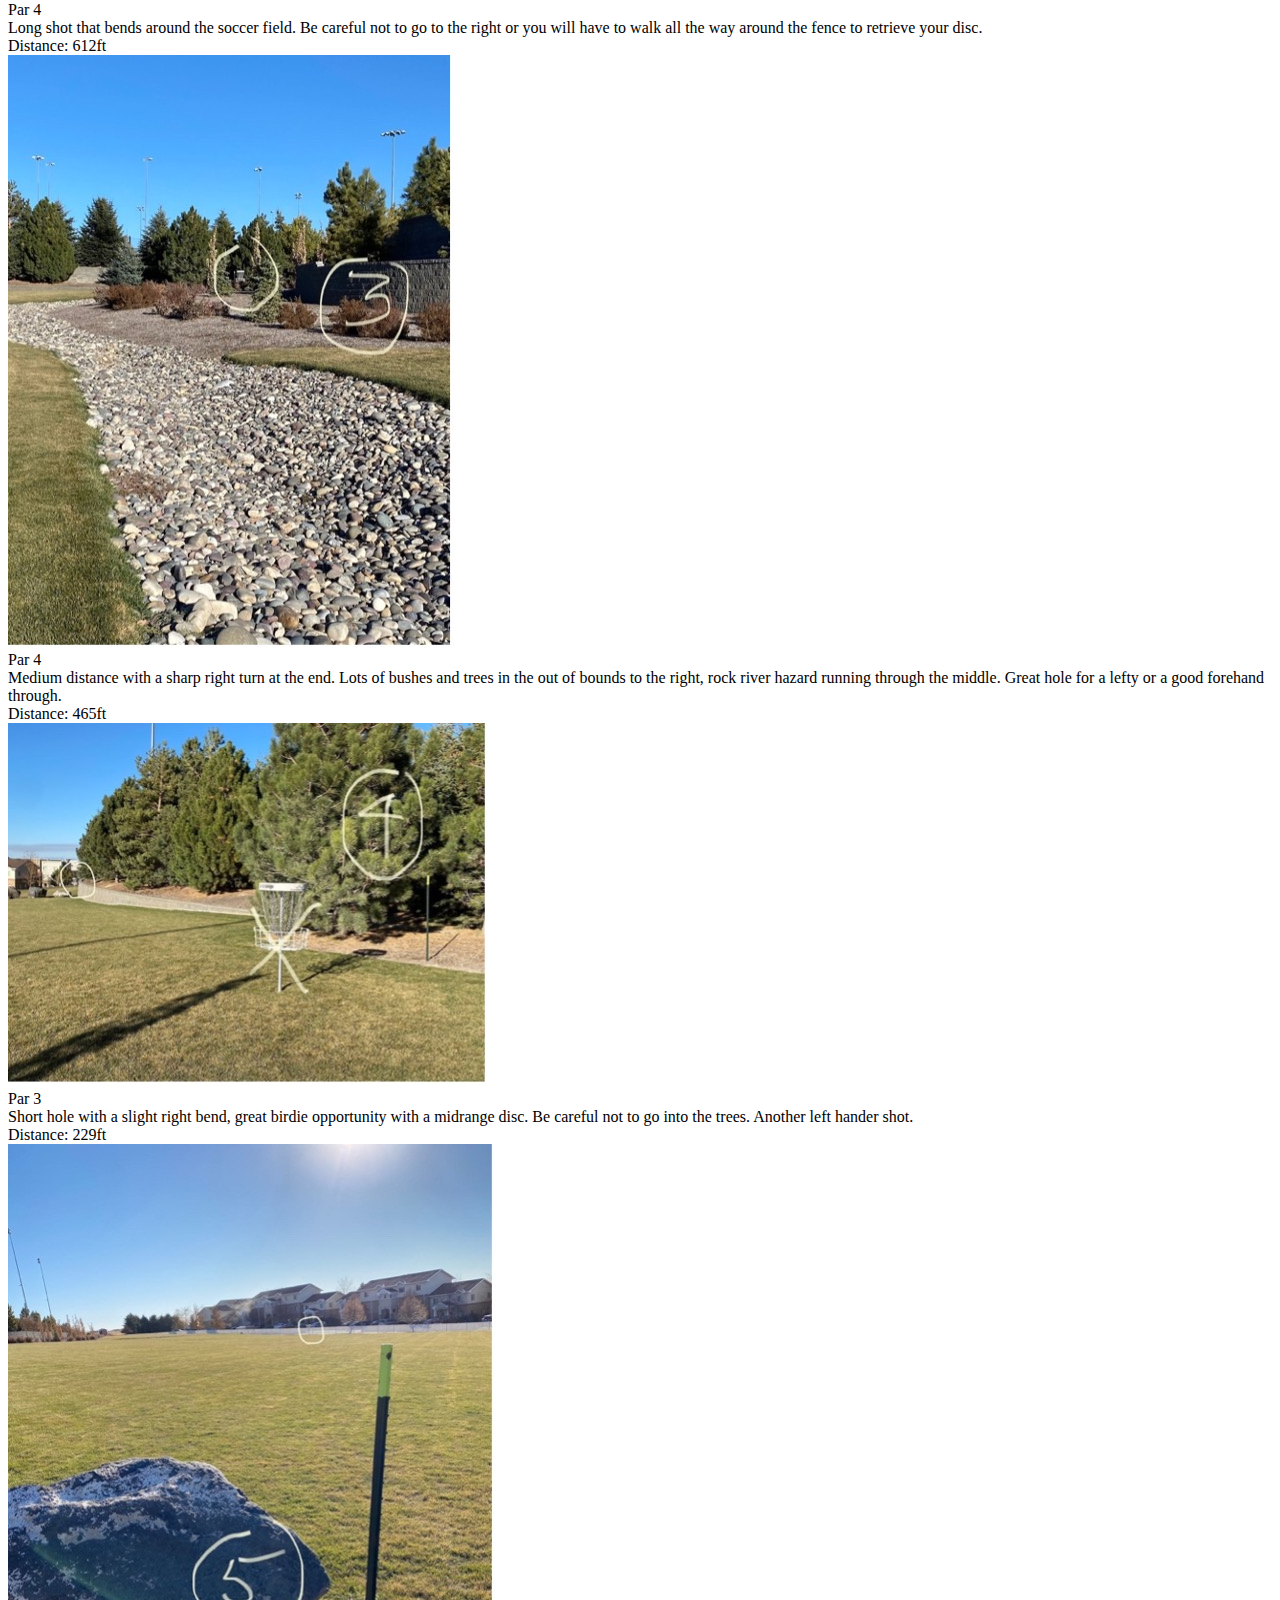
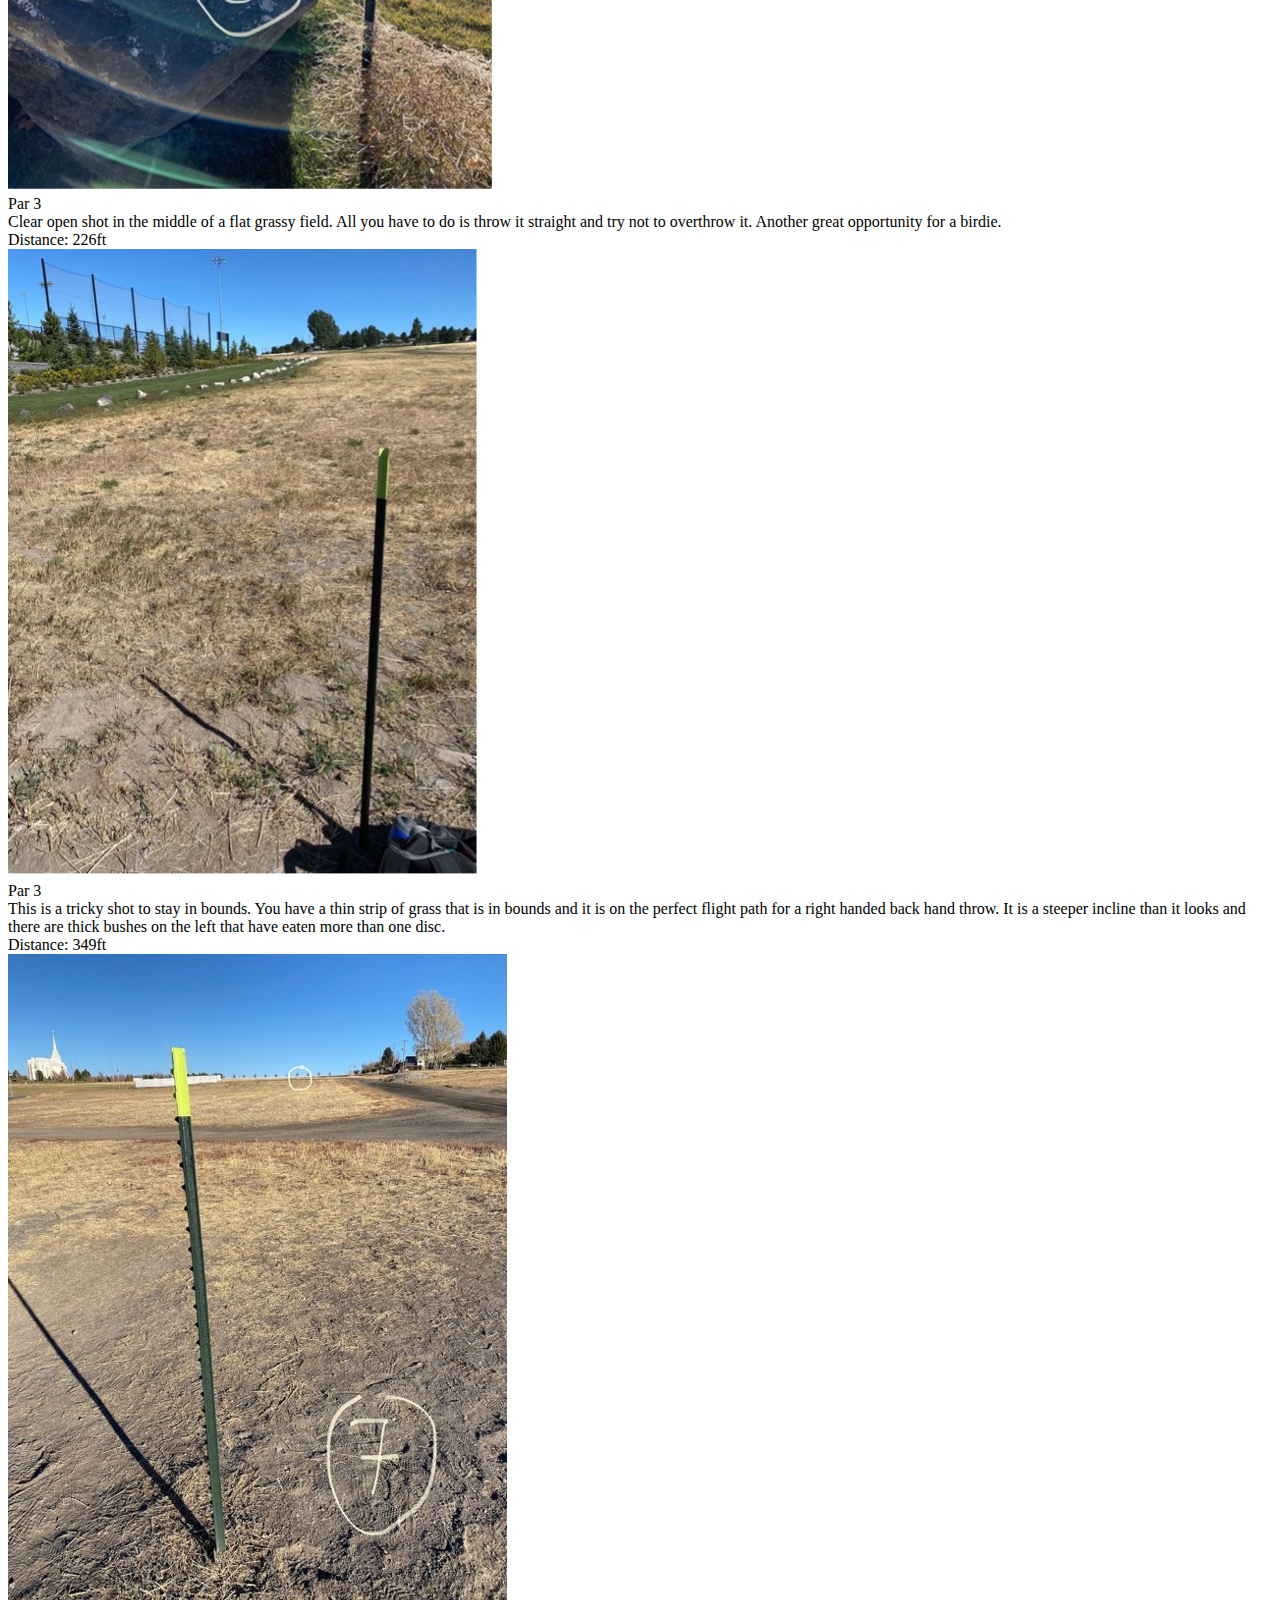
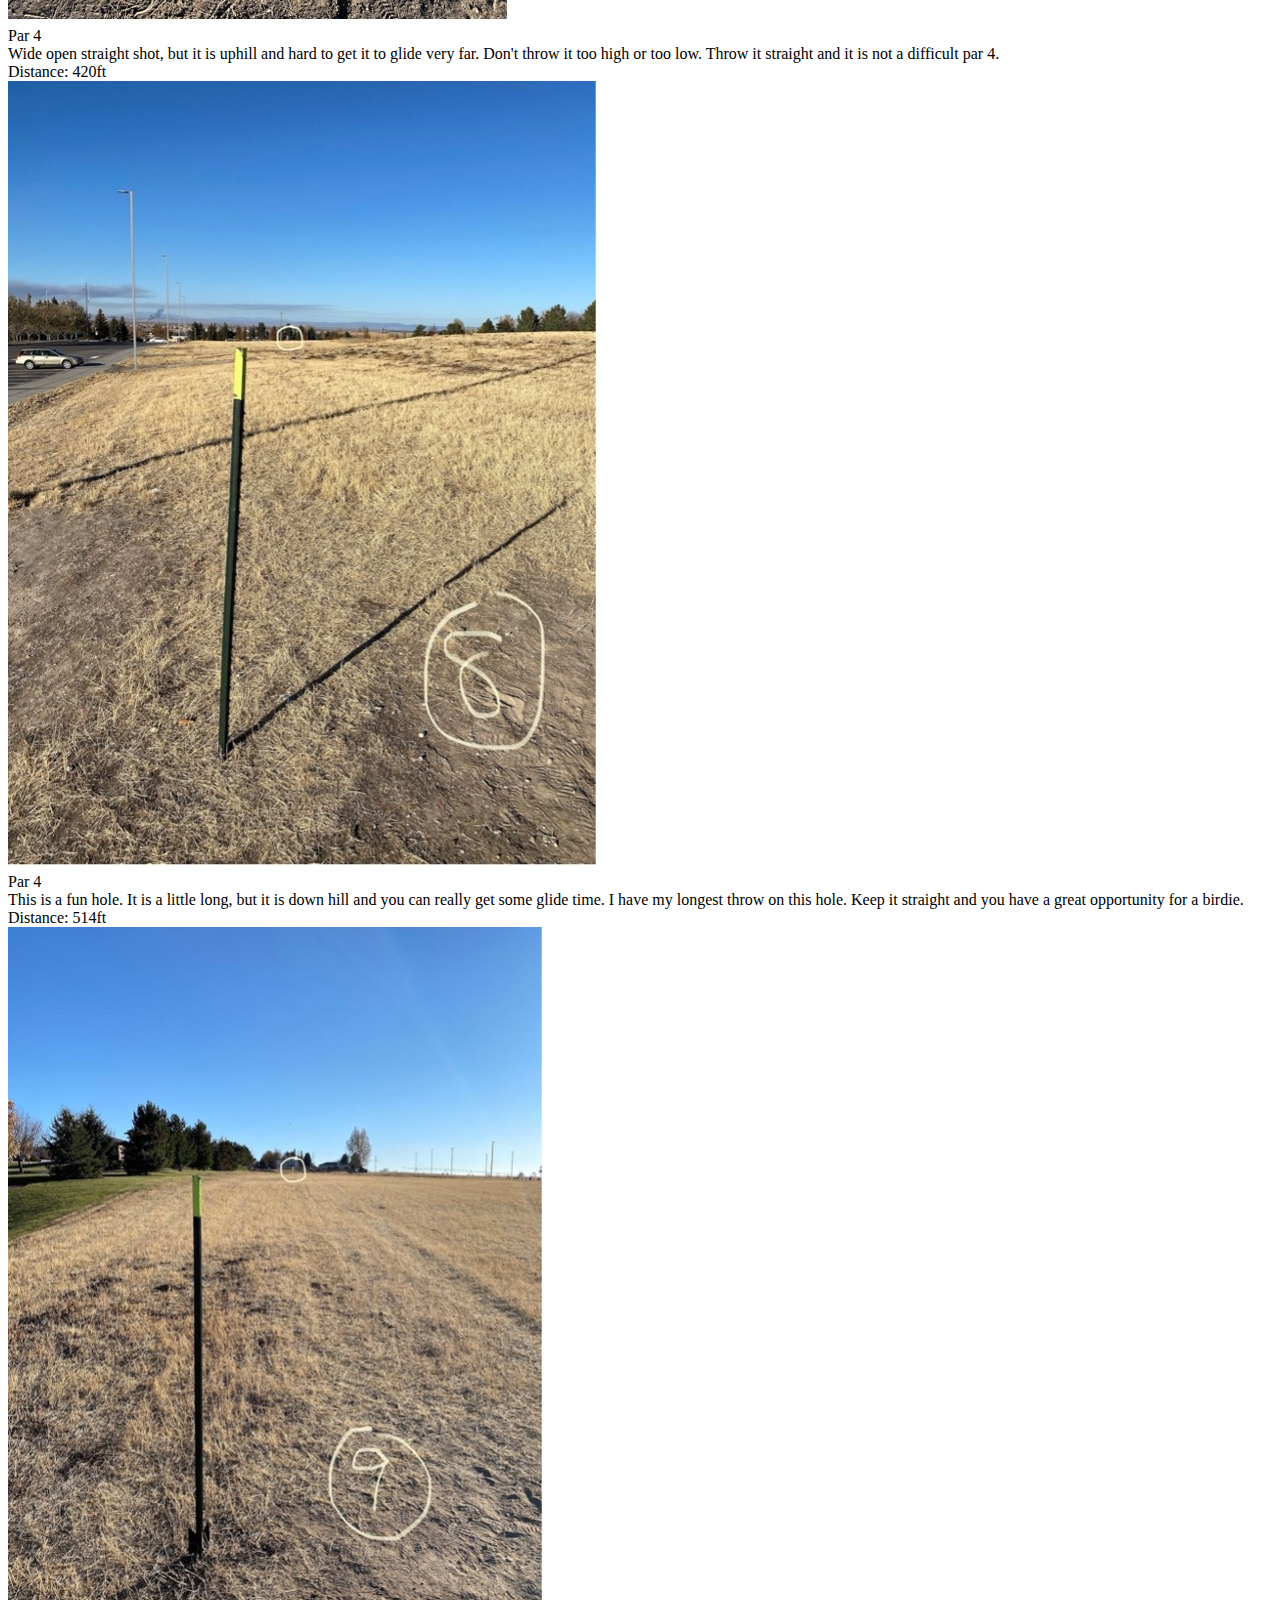
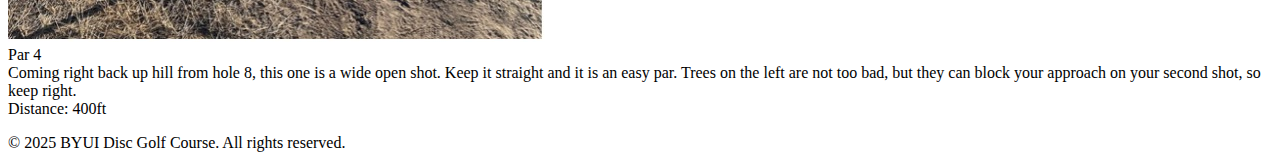
<file: holes_page copy.html>
<!DOCTYPE html>
<html lang="en">
<head>
    <meta charset="UTF-8">
    <meta name="viewport" content="width=device-width, initial-scale=1.0">
    <title>Disc Golf Course - Holes</title>
    <link rel="stylesheet" href="styles/hole_page.css">
</head>
<body>
    <header>
        <nav>
            <div class="logo-container">
                <img src="images/logo.png" alt="Disc Golf Course Logo" class="logo">
                <div class="logo-text">BYUI DISC GOLF</div>
            </div>
            <ul class="nav-links">
                <li><a href="index.html">Home</a></li>
                <li><a href="holes_page.html" class="active">Holes</a></li>
                <li><a href="disc_golf_rules.html">Disc Golf Rules</a></li>
            </ul>
        </nav>
    </header>

    <main class="container">
        <div class="page-header">
            <h1>Course Holes</h1>
            <p>Explore all 9 holes of our disc golf course. Each hole offers a unique challenge with varying distances, pars, and obstacles.</p>
        </div>
        
        <div class="holes-container">

            <div class="hole-card">
                <img src="images/hole1.jpg" alt="Hole #1"class="hole-image">
                <div class="hole-content">
                    <div class="hole-header">
                        <div class="hole-par">Par 3</div>
                    </div>
                    <div class="hole-description">
                        Clear shot downhill. Careful not to overthrow this one into the mud volleyball pit.
                    </div>
                    <div class="hole-stats">
                        <div class="distance">Distance: 288ft</div>
                    </div>
                </div>
            </div>
            
            <div class="hole-card">
                <img src="images/hole2.jpg" alt="Hole #2" class="hole-image">
                <div class="hole-content">
                    <div class="hole-header">
                        <div class="hole-par">Par 4</div>
                    </div>
                    <div class="hole-description">
                        Long shot that bends around the soccer field. Be careful not to go to the right or you will have to walk all the way around the fence to retrieve your disc.
                    </div>
                    <div class="hole-stats">
                        <div class="distance">Distance: 612ft</div>
                    </div>
                </div>
            </div>
            
            <div class="hole-card">
                <img src="images/hole3.jpg" alt="Hole #3" class="hole-image">
                <div class="hole-content">
                    <div class="hole-header">
                        
                        <div class="hole-par">Par 4</div>
                    </div>
                    <div class="hole-description">
                        Medium distance with a sharp right turn at the end. Lots of bushes and trees in the out of bounds to the right, rock river hazard running through the middle. Great hole for a lefty or a good forehand through.
                    </div>
                    <div class="hole-stats">
                        <div class="distance">Distance: 465ft</div>
                    </div>
                </div>
            </div>
            
            <div class="hole-card">
                <img src="images/hole4.jpg" alt="Hole #4" class="hole-image">
                <div class="hole-content">
                    <div class="hole-header">
                        <div class="hole-par">Par 3</div>
                    </div>
                    <div class="hole-description">
                        Short hole with a slight right bend, great birdie opportunity with a midrange disc. Be careful not to go into the trees. Another left hander shot.
                    </div>
                    <div class="hole-stats">
                        <div class="distance">Distance: 229ft</div>
                    </div>
                </div>
            </div>
            
            <div class="hole-card">
                <img src="images/hole5.jpg" alt="Hole #5" class="hole-image">
                <div class="hole-content">
                    <div class="hole-header">
                        <div class="hole-par">Par 3</div>
                    </div>
                    <div class="hole-description">
                        Clear open shot in the middle of a flat grassy field. All you have to do is throw it straight and try not to overthrow it. Another great opportunity for a birdie.
                    </div>
                    <div class="hole-stats">
                        <div class="distance">Distance: 226ft</div>
                    </div>
                </div>
            </div>
            
            <div class="hole-card">
                <img src="images/hole6.jpg" alt="Hole #6" class="hole-image">
                <div class="hole-content">
                    <div class="hole-header">
                        <div class="hole-par">Par 3</div>
                    </div>
                    <div class="hole-description">
                        This is a tricky shot to stay in bounds. You have a thin strip of grass that is in bounds and it is on the perfect flight path for a right handed back hand throw. It is a steeper incline than it looks and there are thick bushes on the left that have eaten more than one disc.
                    </div>
                    <div class="hole-stats">
                        <div class="distance">Distance: 349ft</div>
                    </div>
                </div>
            </div>
            
            <div class="hole-card">
                <img src="images/hole7.jpg" alt="Hole #7" class="hole-image">
                <div class="hole-content">
                    <div class="hole-header">
                        <div class="hole-par">Par 4</div>
                    </div>
                    <div class="hole-description">
                        Wide open straight shot, but it is uphill and hard to get it to glide very far. Don't throw it too high or too low. Throw it straight and it is not a difficult par 4.
                    </div>
                    <div class="hole-stats">
                        <div class="distance">Distance: 420ft</div>
                    </div>
                </div>
            </div>
            
            <div class="hole-card">
                <img src="images/hole8.jpg" alt="Hole #8" class="hole-image">
                <div class="hole-content">
                    <div class="hole-header">
                        <div class="hole-par">Par 4</div>
                    </div>
                    <div class="hole-description">
                        This is a fun hole. It is a little long, but it is down hill and you can really get some glide time. I have my longest throw on this hole. Keep it straight and you have a great opportunity for a birdie.
                    </div>
                    <div class="hole-stats">
                        <div class="distance">Distance: 514ft</div>
                    </div>
                </div>
            </div>
            
            <div class="hole-card">
                <img src="images/hole9.jpg" alt="Hole #9" class="hole-image">
                <div class="hole-content">
                    <div class="hole-header">
                        <div class="hole-par">Par 4</div>
                    </div>
                    <div class="hole-description">
                        Coming right back up hill from hole 8, this one is a wide open shot. Keep it straight and it is an easy par. Trees on the left are not too bad, but they can block your approach on your second shot, so keep right.
                    </div>
                    <div class="hole-stats">
                        <div class="distance">Distance: 400ft</div>
                    </div>
                </div>
            </div>
        </div>
    </main>

    <footer>
        <div class="footer-content">
            <p>&copy; 2025 BYUI Disc Golf Course. All rights reserved.</p>
        </div>
    </footer>
</body>
</html>
</file>
<file: styles/styles.css>
@import url('https://fonts.googleapis.com/css2?family=Montserrat:wght@700;800;900&display=swap');
@import url('https://fonts.googleapis.com/css2?family=Open+Sans:wght@400;500;600&display=swap');

:root {
    --primary-color: #96CADA;      
    --secondary-color: #023554;    
    --accent-1-green: #408251;    
    --accent-1-red: #B75139;       
    --accent-2-color: #F3C234;     
    
    --light-bg: #f8fafc;
    --white: #ffffff;
    --text-dark: #333333;
    --text-medium: #666666;
    --text-light: #888888;
    --border-color: #e0e0e0;
    --shadow-color: rgba(0, 53, 84, 0.1);
}

* {
    margin: 0;
    padding: 0;
    box-sizing: border-box;
}

body {
    font-family: 'Open Sans', sans-serif;
    color: var(--text-dark);
    line-height: 1.6;
    background-color: var(--light-bg);
}

h1, h2, h3, h4, h5, h6 {
    font-family: 'Montserrat', sans-serif;
    font-weight: 800;
    color: var(--secondary-color);
    letter-spacing: -0.5px;
}

header {
    background-color: var(--white);
    box-shadow: 0 4px 12px var(--shadow-color);
    position: sticky;
    top: 0;
    z-index: 1000;
    border-bottom: 3px solid var(--primary-color);
}

nav {
    display: flex;
    justify-content: space-between;
    align-items: center;
    max-width: 1200px;
    margin: 0 auto;
    padding: 1rem 2rem;
}

.logo-container {
    display: flex;
    align-items: center;
    gap: 1rem;
}

.logo {
    height: 50px;
    width: auto;
    border-radius: 4px;
}

.logo-text {
    font-family: 'Montserrat', sans-serif;
    font-size: 1.5rem;
    font-weight: 900;
    color: var(--secondary-color);
    letter-spacing: 1px;
}

.nav-links {
    list-style: none;
    display: flex;
    gap: 2rem;
}

.nav-links a {
    font-family: 'Montserrat', sans-serif;
    font-weight: 700;
    font-size: 1.1rem;
    padding: 0.5rem 1rem;
    border-radius: 4px;
    text-decoration: none;
    color: var(--secondary-color);
    transition: all 0.3s ease;
}

.nav-links a:hover {
    background-color: var(--primary-color);
    color: var(--secondary-color);
}

.nav-links a.active {
    background-color: var(--secondary-color);
    color: var(--white);
}

.hero {
    background: linear-gradient(rgba(2, 53, 84, 0.4), rgba(2, 53, 84, 0.4)),
                url('https://images.unsplash.com/photo-1593111774240-d529f12cf4bb?w=1600') center/cover;
    height: 500px;
    display: flex;
    align-items: center;
    justify-content: center;
    text-align: center;
    color: white;
    margin-bottom: 3rem;
}

.hero-content h1 {
    font-family: 'Montserrat', sans-serif;
    font-size: 3.5rem;
    font-weight: 900;
    margin-bottom: 1rem;
    text-shadow: 2px 2px 4px rgba(0, 0, 0, 0.5);
    color: var(--white);
}

.hero-content p {
    font-family: 'Open Sans', sans-serif;
    font-size: 1.5rem;
    max-width: 800px;
    margin: 0 auto;
    text-shadow: 1px 1px 2px rgba(0, 0, 0, 0.5);
}

.container {
    max-width: 1200px;
    margin: 0 auto;
    padding: 2rem;
}

.intro-section {
    background-color: var(--white);
    padding: 2.5rem;
    border-radius: 12px;
    box-shadow: 0 6px 15px var(--shadow-color);
    margin-bottom: 3rem;
    border: 1px solid var(--border-color);
}

.intro-section h2 {
    font-family: 'Montserrat', sans-serif;
    color: var(--accent-1-green);
    font-size: 2.5rem;
    font-weight: 800;
    margin-bottom: 1.5rem;
}

.intro-section p {
    font-family: 'Open Sans', sans-serif;
    font-size: 1.2rem;
    line-height: 1.8;
    color: var(--text-medium);
}

.features {
    display: grid;
    grid-template-columns: repeat(auto-fit, minmax(300px, 1fr));
    gap: 2rem;
    margin-bottom: 3rem;
}

.feature-card {
    background-color: var(--white);
    padding: 2rem;
    border-radius: 12px;
    box-shadow: 0 6px 15px var(--shadow-color);
    transition: all 0.3s ease;
    text-align: center;
    border: 1px solid var(--border-color);
}

.feature-card:hover {
    transform: translateY(-8px);
    box-shadow: 0 12px 25px rgba(0, 53, 84, 0.15);
    border-color: var(--primary-color);
}

.feature-icon {
    font-size: 3.5rem;
    margin-bottom: 1rem;
}

.feature-card h3 {
    font-family: 'Montserrat', sans-serif;
    color: var(--secondary-color);
    font-size: 1.8rem;
    font-weight: 800;
    margin-bottom: 1rem;
}

.feature-card p {
    font-family: 'Open Sans', sans-serif;
    color: var(--text-medium);
    font-size: 1.1rem;
    line-height: 1.6;
}

.location-section {
    background-color: var(--accent-1-green);
    color: var(--white);
    padding: 3rem;
    border-radius: 12px;
    text-align: center;
    box-shadow: 0 6px 15px var(--shadow-color);
}

.location-section h2 {
    font-family: 'Montserrat', sans-serif;
    font-size: 2.5rem;
    font-weight: 800;
    margin-bottom: 1.5rem;
    color: var(--white);
}

.location-section p {
    font-family: 'Open Sans', sans-serif;
    font-size: 1.3rem;
    line-height: 1.8;
    color: var(--white);
}

footer {
    background-color: var(--secondary-color);
    color: var(--white);
    padding: 2.5rem 0;
    margin-top: 4rem;
    border-top: 5px solid var(--primary-color);
}

.footer-content {
    max-width: 1200px;
    margin: 0 auto;
    text-align: center;
    padding: 0 2rem;
}

.footer-content p {
    color: var(--white);
    margin: 0.5rem 0;
    font-size: 1rem;
    opacity: 0.9;
}

@media (max-width: 768px) {
    nav {
        flex-direction: column;
        gap: 1rem;
        padding: 1rem;
    }

    .logo-container {
        margin-bottom: 1rem;
    }

    .nav-links {
        width: 100%;
        justify-content: center;
        flex-wrap: wrap;
        gap: 1rem;
    }

    .hero-content h1 {
        font-size: 2.5rem;
        padding: 0 1rem;
    }

    .hero-content p {
        font-size: 1.2rem;
        padding: 0 1rem;
    }

    .features {
        grid-template-columns: 1fr;
    }

    .intro-section,
    .location-section {
        padding: 1.5rem;
    }

    .intro-section h2,
    .location-section h2 {
        font-size: 2rem;
    }
}

@media (max-width: 480px) {
    .hero {
        height: 350px;
    }

    .hero-content h1 {
        font-size: 2rem;
    }

    .hero-content p {
        font-size: 1rem;
    }

    .logo-text {
        font-size: 1.2rem;
    }

    .nav-links {
        flex-direction: column;
        align-items: center;
        gap: 0.5rem;
    }
}
</file>
<file: styles/rules.css>
@import url('https://fonts.googleapis.com/css2?family=Montserrat:wght@700;800;900&display=swap');

@import url('https://fonts.googleapis.com/css2?family=Open+Sans:wght@400;500;600&display=swap');

:root {

    --primary-color: #96CADA;     
    --secondary-color: #023554;  
    --accent-1-green: #408251;     
    --accent-1-red: #B75139;       
    --accent-2-color: #B3C234;    
    
    --light-bg: #f8fafc;
    --white: #ffffff;
    --text-dark: #333333;
    --text-medium: #666666;
    --text-light: #888888;
    --border-color: #e0e0e0;
    --shadow-color: rgba(0, 53, 84, 0.1);
    --section-bg: #ffffff;
}

* {
    margin: 0;
    padding: 0;
    box-sizing: border-box;
}

body {
    font-family: 'Open Sans', sans-serif; 
    line-height: 1.6;
    color: var(--text-dark);
    background-color: var(--light-bg);
}

h1, h2, h3, h4, h5, h6 {
    font-family: 'Montserrat', sans-serif;
    color: var(--secondary-color);
    letter-spacing: -0.5px;
}

h1 {
    font-size: 3.5rem;
    line-height: 1.2;
    margin-bottom: 1.5rem;
}

h2 {
    font-size: 2.5rem;
    margin-bottom: 1.5rem;
    padding-bottom: 0.5rem;
    border-bottom: 3px solid var(--primary-color);
}

h3 {
    font-size: 1.8rem;
    margin-bottom: 1rem;
    color: var(--accent-1-green);
}

p {
    font-size: 1.1rem;
    margin-bottom: 1.5rem;
    color: var(--text-medium);
}

a {
    color: var(--secondary-color);
    text-decoration: none;
    transition: color 0.3s ease;
}

a:hover {
    color: var(--primary-color);
}

header {
    background-color: var(--white);
    box-shadow: 0 4px 12px var(--shadow-color);
    position: sticky;
    top: 0;
    z-index: 1000;
    border-bottom: 3px solid var(--primary-color);
}

nav {
    display: flex;
    justify-content: space-between;
    align-items: center;
    max-width: 1200px;
    margin: 0 auto;
    padding: 1rem 2rem;
}

.logo-container {
    display: flex;
    align-items: center;
    gap: 1rem;
}

.logo {
    height: 50px;
    width: auto;
    border-radius: 4px;
}

.logo-text {
    font-family: 'Montserrat', sans-serif;
    font-size: 1.5rem;
    font-weight: 900;
    color: var(--secondary-color);
    letter-spacing: 1px;
}

.nav-links {
    display: flex;
    list-style: none;
    gap: 2rem;
}

.nav-links li {
    margin: 0;
}

.nav-links a {
    font-family: 'Montserrat', sans-serif;
    font-weight: 700;
    font-size: 1.1rem;
    padding: 0.5rem 1rem;
    border-radius: 4px;
    position: relative;
}

.nav-links a:hover {
    background-color: var(--primary-color);
    color: var(--secondary-color);
}

.nav-links a.active {
    background-color: var(--secondary-color);
    color: var(--white);
}


.container {
    max-width: 1200px;
    margin: 0 auto;
    padding: 2rem;
}

.page-header {
    text-align: center;
    margin-bottom: 3rem;
    padding-bottom: 2rem;
    border-bottom: 4px solid var(--accent-2-color);
}

.page-header h1 {
    color: var(--secondary-color);
    font-size: 4rem;
    margin-bottom: 1rem;
}

.rules-content {
    display: flex;
    flex-direction: column;
    gap: 3rem;
}

section {
    background-color: var(--section-bg);
    border-radius: 12px;
    padding: 2rem;
    box-shadow: 0 4px 12px var(--shadow-color);
    border-left: 5px solid var(--primary-color);
}

section:hover {
    box-shadow: 0 8px 20px rgba(0, 53, 84, 0.15);
    transform: translateY(-2px);
    transition: all 0.3s ease;
}

.rules-intro {
    border-left-color: var(--accent-1-green);
}

.rules-intro h2 {
    color: var(--accent-1-green);
}

.rules-objective {
    border-left-color: var(--secondary-color);
    background-color: rgba(2, 53, 84, 0.05);
}

.rules-objective h2 {
    color: var(--secondary-color);
}

.rules-basic {
    border-left-color: var(--accent-1-red);
}

.rules-basic h2 {
    color: var(--accent-1-red);
}

.rule-item {
    margin-bottom: 2rem;
    padding-bottom: 1.5rem;
    border-bottom: 1px dashed var(--border-color);
}

.rule-item:last-child {
    margin-bottom: 0;
    padding-bottom: 0;
    border-bottom: none;
}

.rule-item h3 {
    color: var(--secondary-color);
    font-size: 1.6rem;
    margin-bottom: 1rem;
    display: flex;
    align-items: center;
    gap: 0.5rem;
}

.rule-item h3:before {
    content: "";
    display: inline-block;
    width: 12px;
    height: 12px;
    background-color: var(--primary-color);
    border-radius: 50%;
}

.rule-item p {
    font-size: 1.1rem;
    line-height: 1.7;
    padding-left: 1.5rem;
}

.rules-tips {
    border-left-color: var(--accent-2-color);
}

.rules-tips h2 {
    color: var(--accent-2-color);
}

.tip-item {
    margin-bottom: 1.5rem;
    padding: 1.5rem;
    background-color: rgba(179, 194, 52, 0.1);
    border-radius: 8px;
    border-left: 4px solid var(--accent-2-color);
}

.tip-item:last-child {
    margin-bottom: 0;
}

.tip-item h3 {
    color: var(--accent-2-color);
    font-size: 1.4rem;
    margin-bottom: 0.8rem;
}

.rules-glossary {
    border-left-color: var(--primary-color);
}

.rules-glossary h2 {
    color: var(--primary-color);
}

.glossary-item {
    margin-bottom: 1.5rem;
    padding: 1rem 1.5rem;
    background-color: rgba(150, 202, 218, 0.1);
    border-radius: 8px;
    border-left: 4px solid var(--primary-color);
}

.glossary-item:last-child {
    margin-bottom: 0;
}

.glossary-item h3 {
    color: var(--secondary-color);
    font-size: 1.3rem;
    margin-bottom: 0.5rem;
}

.glossary-item p {
    font-size: 1rem;
    margin-bottom: 0;
}

footer {
    background-color: var(--secondary-color);
    color: var(--white);
    padding: 2.5rem 0;
    margin-top: 4rem;
    border-top: 5px solid var(--primary-color);
}

.footer-content {
    max-width: 1200px;
    margin: 0 auto;
    text-align: center;
    padding: 0 2rem;
}

.footer-content p {
    color: var(--white);
    margin-bottom: 0.5rem;
    opacity: 0.9;
}

.social-links {
    margin-top: 1.5rem;
    display: flex;
    justify-content: center;
    gap: 1.5rem;
}

.social-links a {
    color: var(--white);
    font-size: 1.3rem;
    transition: all 0.3s ease;
}

.social-links a:hover {
    color: var(--primary-color);
    transform: translateY(-3px);
}


@media (max-width: 768px) {
    nav {
        flex-direction: column;
        padding: 1rem;
    }
    
    .logo-container {
        margin-bottom: 1rem;
    }
    
    .nav-links {
        width: 100%;
        justify-content: center;
        flex-wrap: wrap;
        gap: 1rem;
    }
    
    .container {
        padding: 1.5rem;
    }
    
    .page-header h1 {
        font-size: 2.8rem;
    }
    
    h1 {
        font-size: 2.8rem;
    }
    
    h2 {
        font-size: 2rem;
    }
    
    h3 {
        font-size: 1.5rem;
    }
    
    section {
        padding: 1.5rem;
    }
}

@media (max-width: 480px) {
    .nav-links {
        flex-direction: column;
        align-items: center;
        gap: 0.5rem;
    }
    
    .logo-text {
        font-size: 1.2rem;
    }
    
    .page-header h1 {
        font-size: 2.2rem;
    }
    
    h1 {
        font-size: 2.2rem;
    }
    
    h2 {
        font-size: 1.8rem;
    }
    
    .rule-item h3 {
        font-size: 1.4rem;
    }
    
    .rule-item p {
        padding-left: 1rem;
    }
    
    .tip-item,
    .glossary-item {
        padding: 1rem;
    }
}

.text-primary {
    color: var(--primary-color);
}

.text-secondary {
    color: var(--secondary-color);
}

.bg-primary {
    background-color: var(--primary-color);
}

.bg-secondary {
    background-color: var(--secondary-color);
    color: var(--white);
}

.accent-green {
    color: var(--accent-1-green);
}

.accent-red {
    color: var(--accent-1-red);
}

.accent-yellow {
    color: var(--accent-2-color);
}

.highlight-box {
    background-color: rgba(150, 202, 218, 0.2);
    border-left: 4px solid var(--primary-color);
    padding: 1.5rem;
    border-radius: 8px;
    margin: 1.5rem 0;
}

.numbered-rule {
    counter-increment: rule-counter;
    position: relative;
    padding-left: 2.5rem;
}

.numbered-rule:before {
    content: counter(rule-counter);
    position: absolute;
    left: 0;
    top: 0;
    background-color: var(--primary-color);
    color: var(--white);
    width: 2rem;
    height: 2rem;
    border-radius: 50%;
    display: flex;
    align-items: center;
    justify-content: center;
    font-weight: bold;
    font-family: 'Montserrat', sans-serif;
}
</file>
<file: styles/hole_page.css>

</file>
